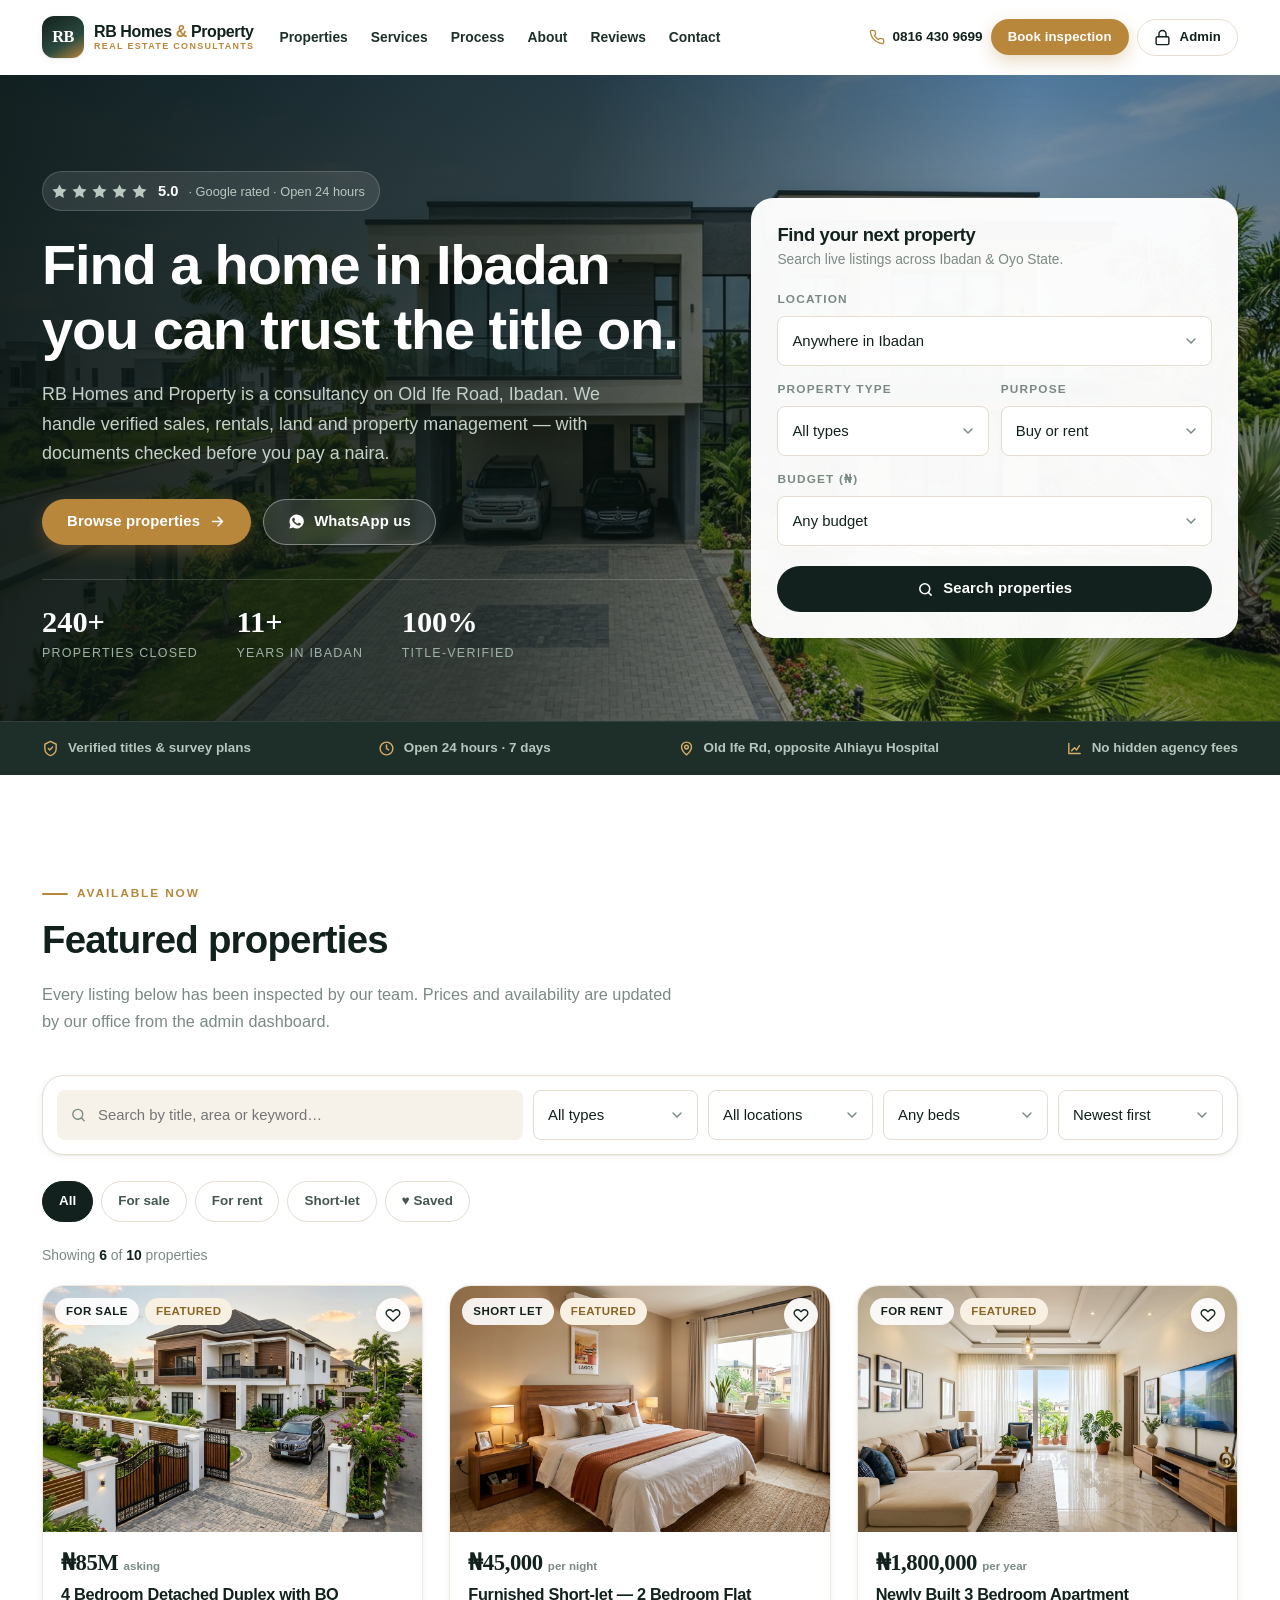
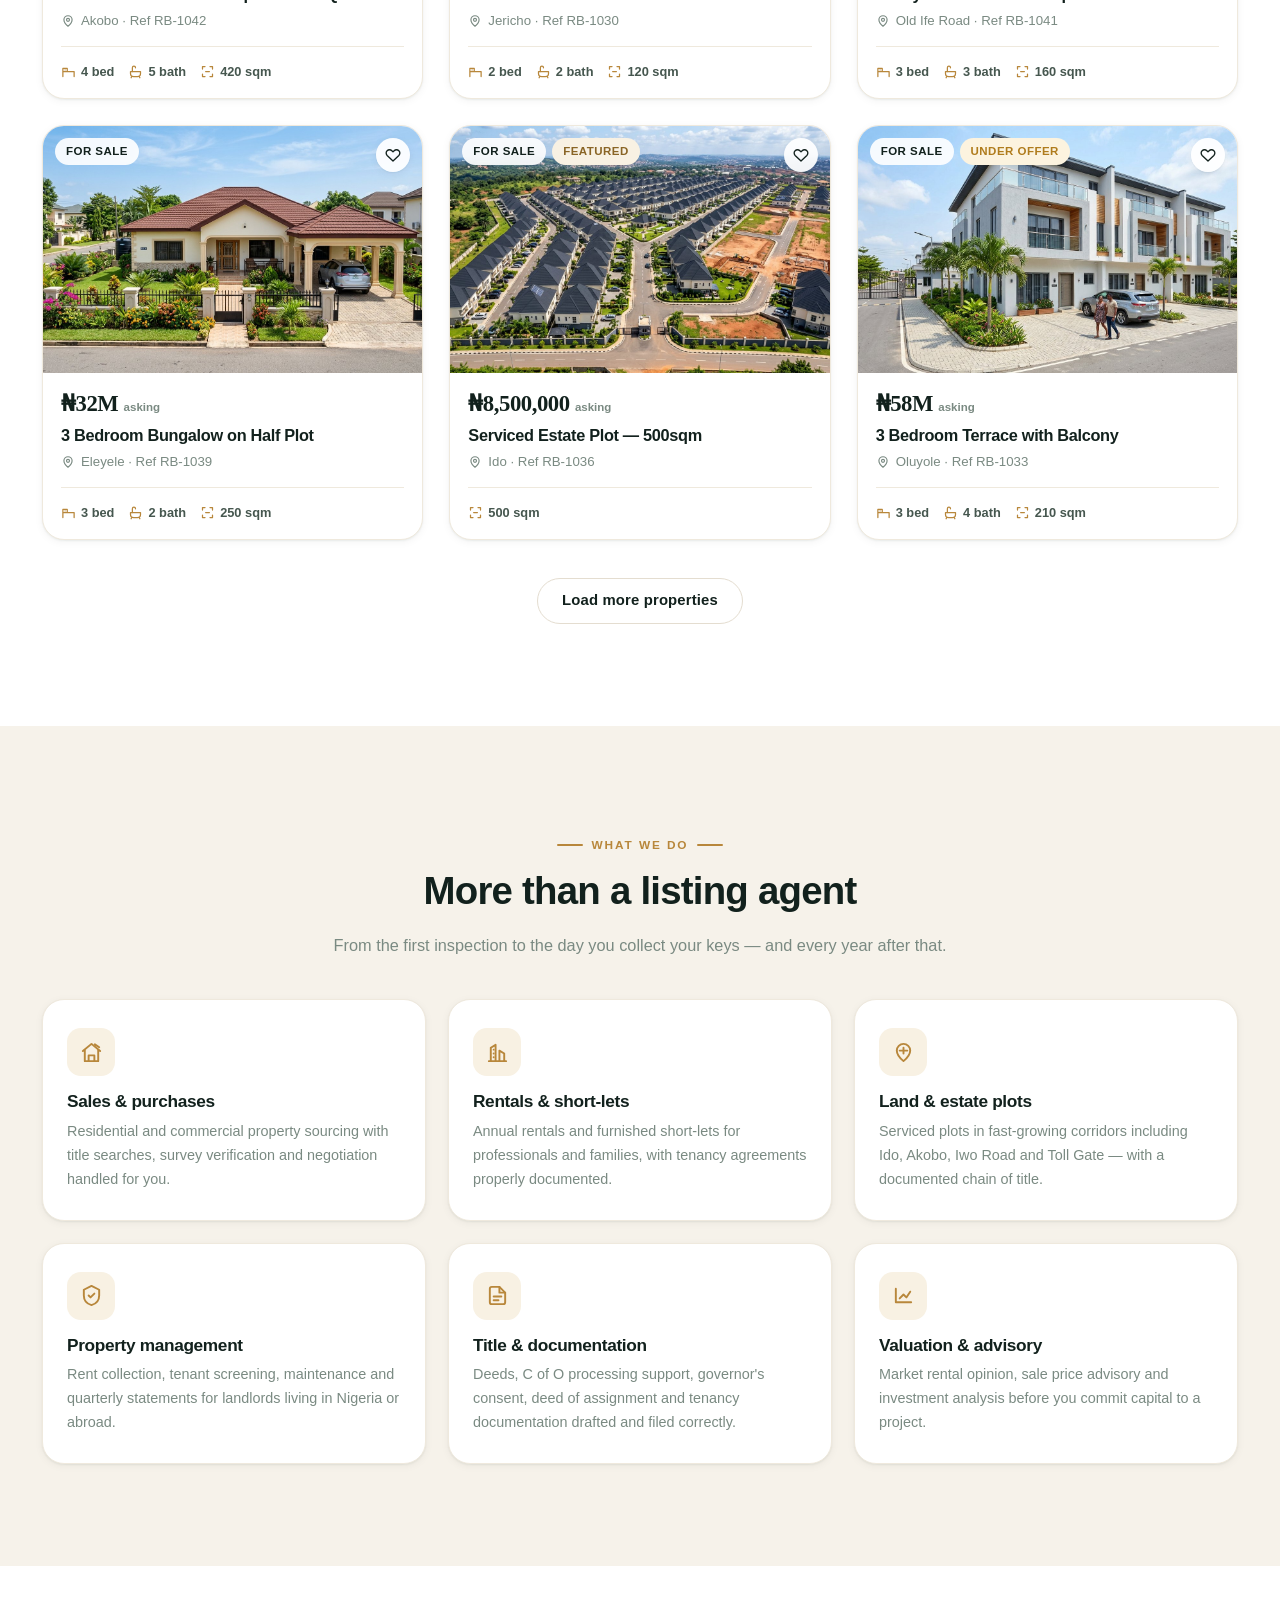
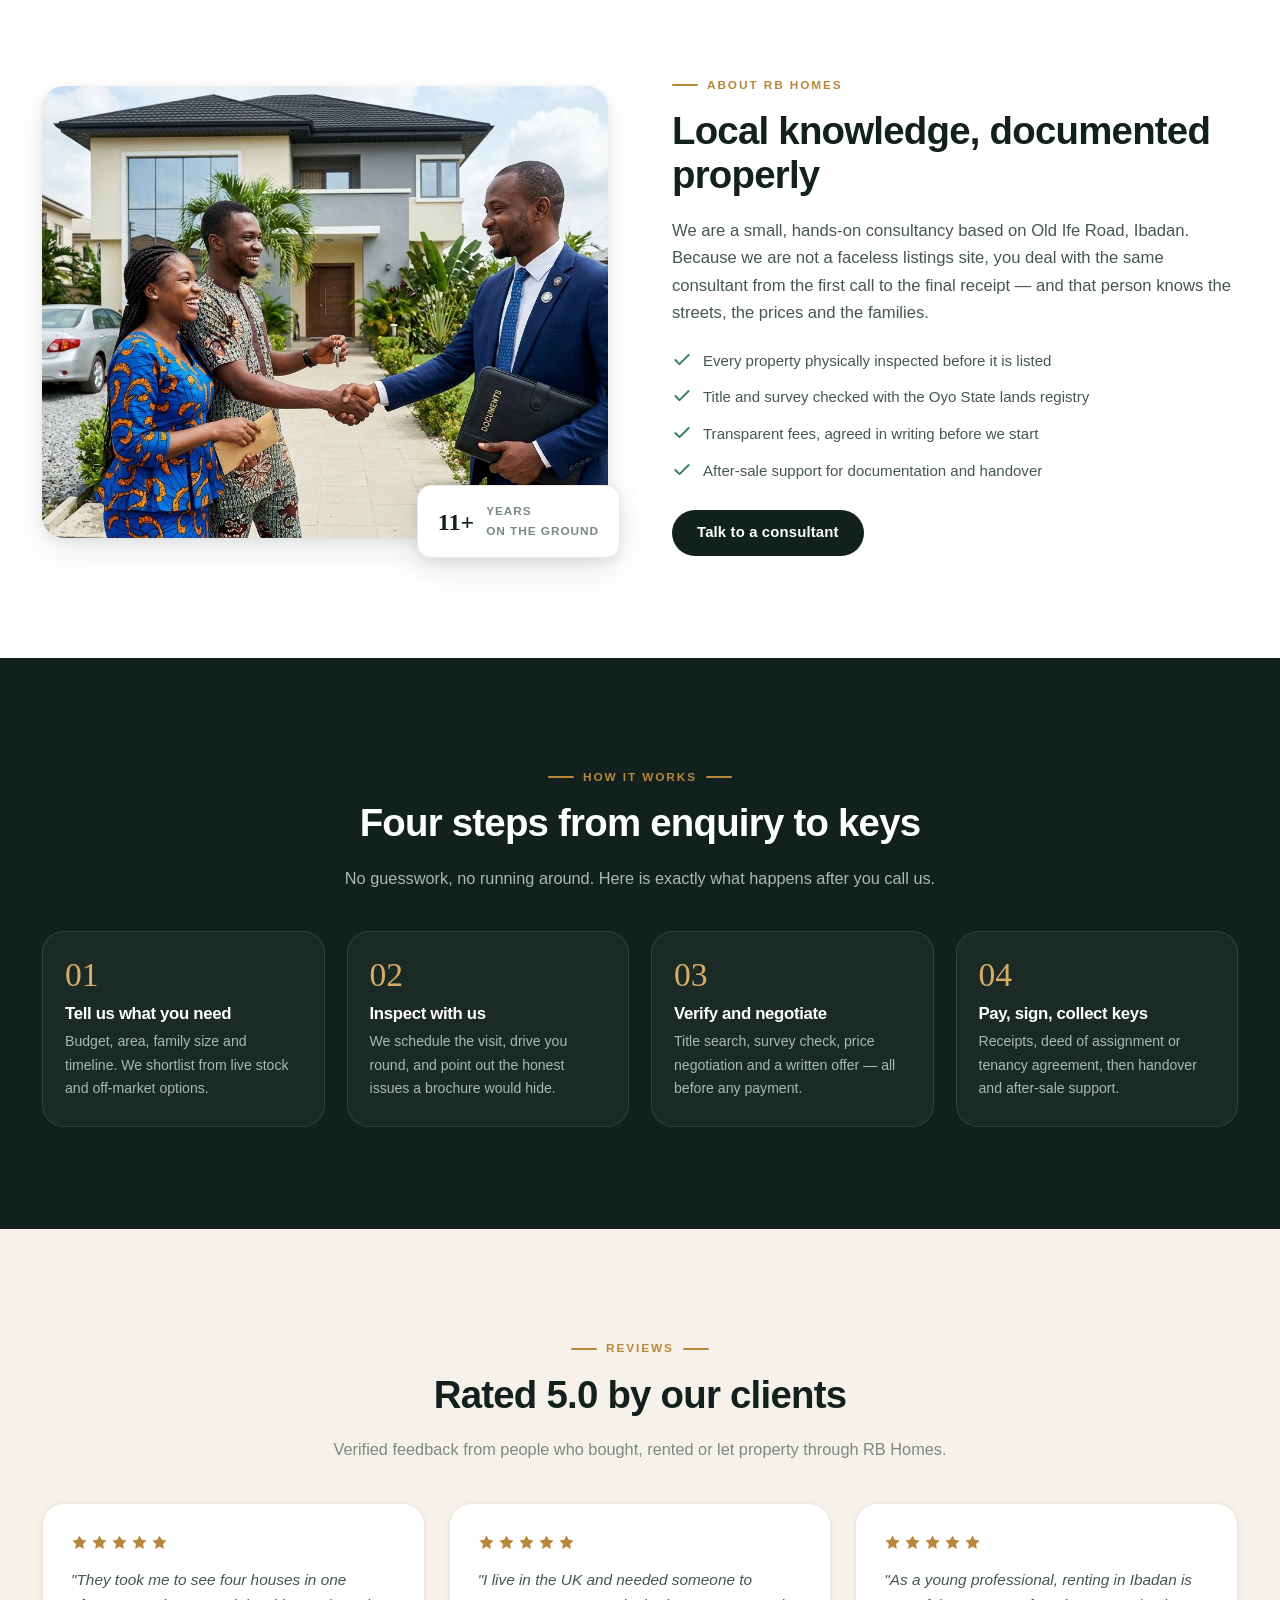
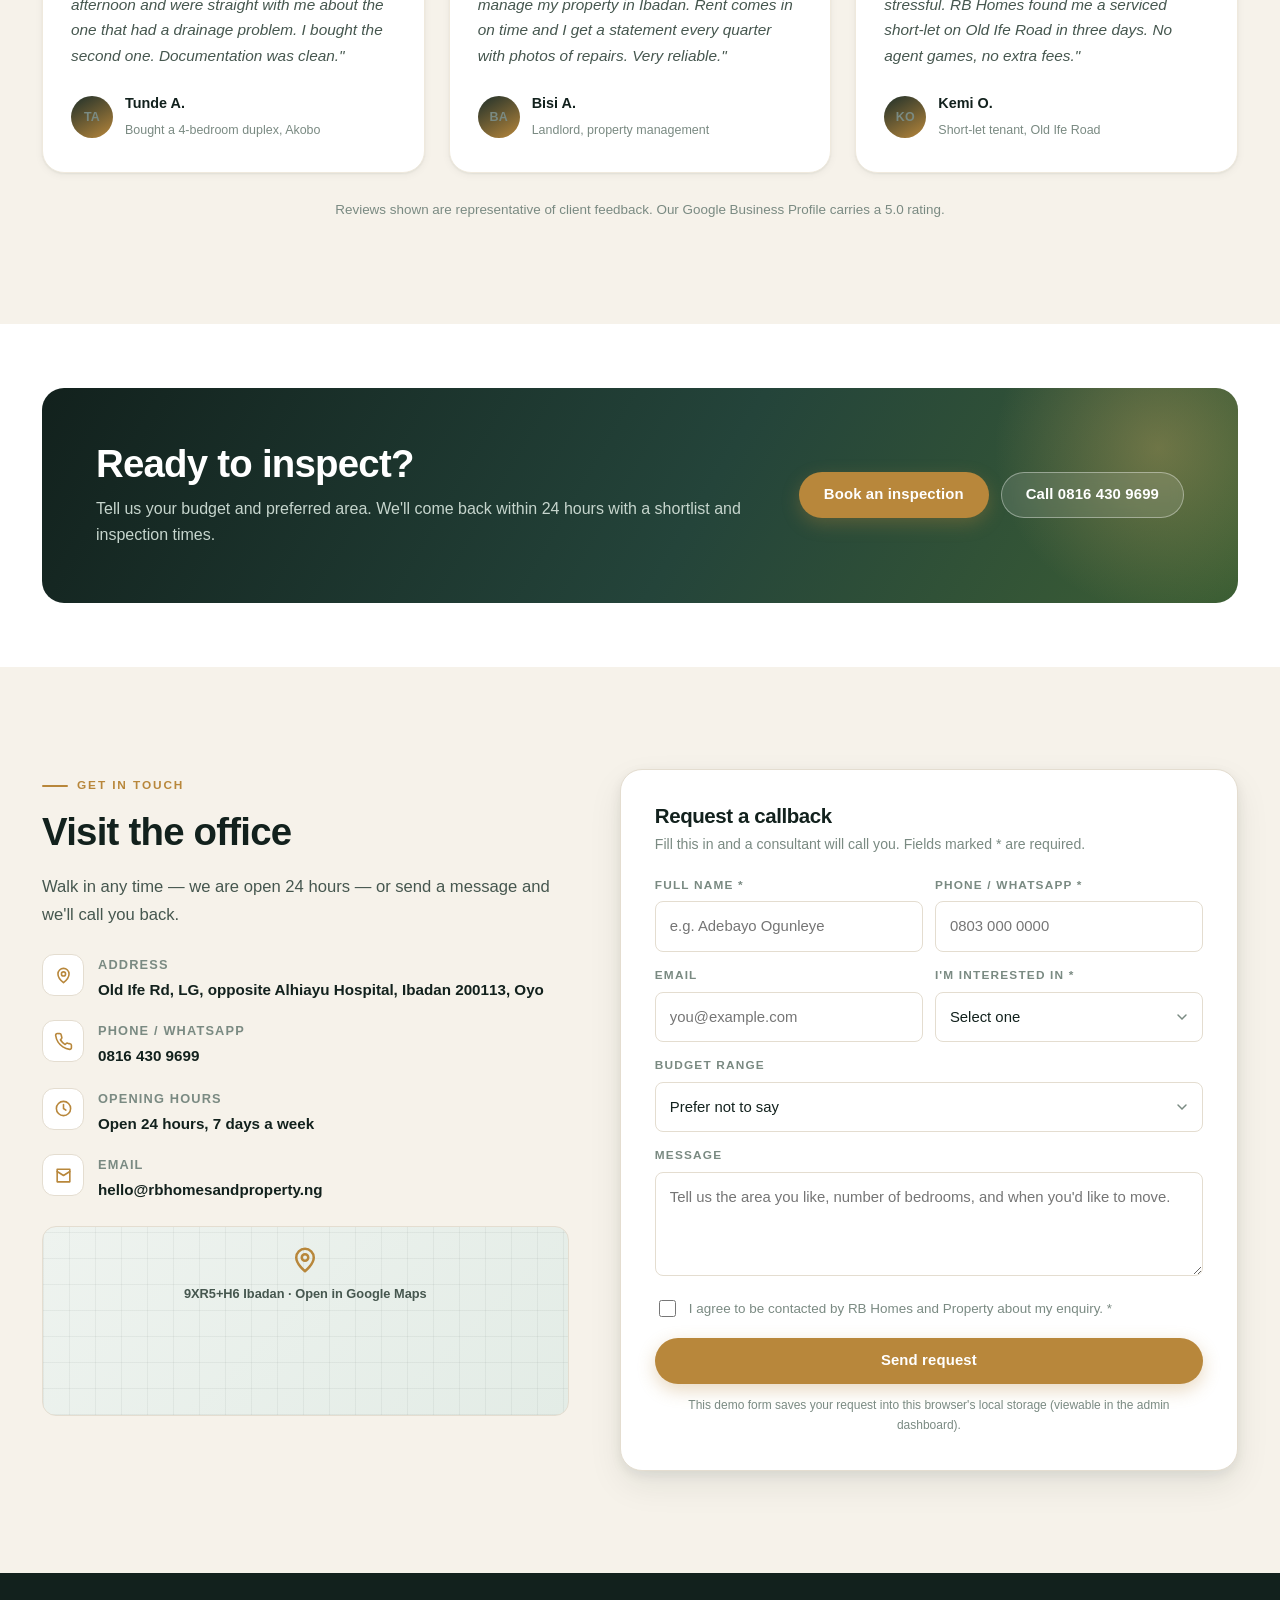
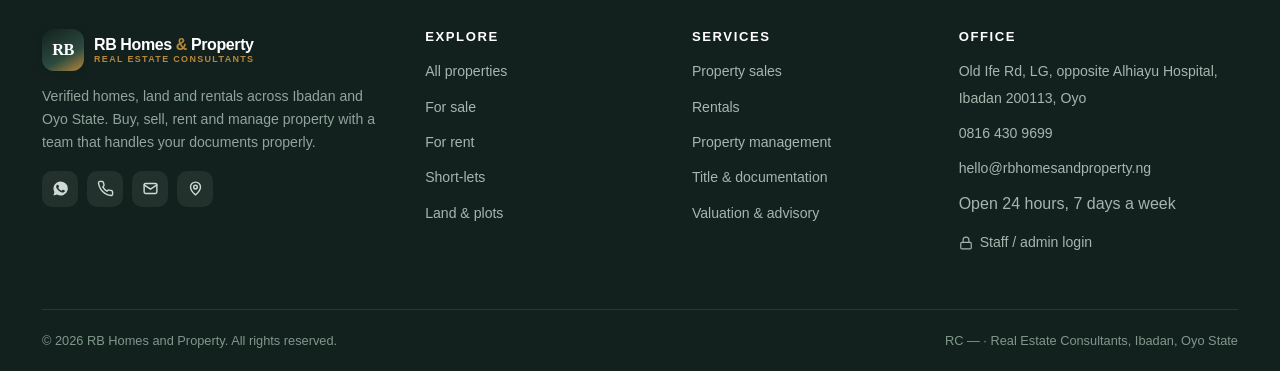
<file: index.html>
<!DOCTYPE html>
<html lang="en">
<head>
<meta charset="utf-8">
<meta name="viewport" content="width=device-width, initial-scale=1">
<title>RB Homes and Property — Real Estate Consultants in Ibadan, Oyo State</title>
<meta name="description" content="RB Homes and Property is a real estate consultancy on Old Ife Road, Ibadan. Buy, sell, rent and manage residential and commercial property across Oyo State. Inspection bookings, land verification and property management.">
<meta name="theme-color" content="#12211d">
<meta property="og:title" content="RB Homes and Property — Real Estate Consultants, Ibadan">
<meta property="og:description" content="Verified homes, land and short-lets across Ibadan and Oyo State. Book an inspection today.">
<meta property="og:type" content="website">
<link rel="icon" href="data:image/svg+xml,%3Csvg xmlns='http://www.w3.org/2000/svg' viewBox='0 0 64 64'%3E%3Crect width='64' height='64' rx='14' fill='%2312211d'/%3E%3Cpath d='M16 24l16-11 16 11v22a3 3 0 0 1-3 3H19a3 3 0 0 1-3-3z' fill='none' stroke='%23d8ad66' stroke-width='3.4' stroke-linejoin='round'/%3E%3Cpath d='M26 48V34h12v14' fill='none' stroke='%23d8ad66' stroke-width='3.4' stroke-linejoin='round'/%3E%3C/svg%3E">
<link rel="stylesheet" href="src/style.css">
</head>
<body>

<!-- ============================= HEADER ============================= -->
<header class="site-header" id="siteHeader">
  <div class="wrap">
    <nav class="nav" aria-label="Main">
      <a class="brand" href="#top" aria-label="RB Homes and Property — home">
        <span class="brand__mark" aria-hidden="true">RB</span>
        <span class="brand__text">
          <span class="brand__name">RB Homes <span style="color:var(--gold)">&amp;</span> Property</span>
          <span class="brand__sub">Real Estate Consultants</span>
        </span>
      </a>

      <div class="nav__links" id="navLinks">
        <a href="#listings">Properties</a>
        <a href="#services">Services</a>
        <a href="#process">Process</a>
        <a href="#about">About</a>
        <a href="#reviews">Reviews</a>
        <a href="#contact">Contact</a>
      </div>

      <div class="nav__cta">
        <a class="nav__phone" href="tel:08164309699">
          <svg viewBox="0 0 24 24" fill="none" stroke="currentColor" stroke-width="2" stroke-linecap="round" stroke-linejoin="round" aria-hidden="true"><path d="M22 16.9v3a2 2 0 0 1-2.2 2 19.8 19.8 0 0 1-8.6-3.1 19.5 19.5 0 0 1-6-6A19.8 19.8 0 0 1 2.1 4.2 2 2 0 0 1 4.1 2h3a2 2 0 0 1 2 1.7c.1 1 .4 1.9.7 2.8a2 2 0 0 1-.5 2.1L8.1 9.8a16 16 0 0 0 6 6l1.2-1.2a2 2 0 0 1 2.1-.4c.9.3 1.8.6 2.8.7a2 2 0 0 1 1.8 2z"/></svg>
          <span data-bind="phone">0816 430 9699</span>
        </a>
        <a class="btn btn--gold btn--sm" href="#contact">Book inspection</a>
        <a class="btn btn--ghost btn--sm" href="admin.html" title="Staff / admin login">
          <svg viewBox="0 0 24 24" fill="none" stroke="currentColor" stroke-width="2" stroke-linecap="round" stroke-linejoin="round" aria-hidden="true"><rect x="3" y="11" width="18" height="11" rx="2"/><path d="M7 11V7a5 5 0 0 1 10 0v4"/></svg>
          Admin
        </a>
        <button class="burger" id="burger" aria-expanded="false" aria-controls="drawer" aria-label="Open menu">
          <span></span><span></span><span></span>
        </button>
      </div>
    </nav>
  </div>

  <div class="drawer" id="drawer">
    <a href="#listings">Properties <span aria-hidden="true">→</span></a>
    <a href="#services">Services <span aria-hidden="true">→</span></a>
    <a href="#process">How it works <span aria-hidden="true">→</span></a>
    <a href="#about">About us <span aria-hidden="true">→</span></a>
    <a href="#reviews">Reviews <span aria-hidden="true">→</span></a>
    <a href="#contact">Contact <span aria-hidden="true">→</span></a>
    <a href="admin.html">Admin login <span aria-hidden="true">→</span></a>
    <a class="btn btn--gold btn--block" href="tel:08164309699">Call 0816 430 9699</a>
  </div>
</header>

<main id="top">

<!-- ============================= HERO ============================= -->
<section class="hero">
  <div class="hero__media">
    <img src="assets/img/hero.jpg" alt="Modern duplex listed by RB Homes and Property in Ibadan" fetchpriority="high">
  </div>
  <div class="hero__inner">
    <div class="wrap">
      <div class="hero__grid">
        <div>
          <div class="hero__rating">
            <span class="stars" aria-hidden="true">
              <svg viewBox="0 0 24 24"><path d="M12 2l3.09 6.26L22 9.27l-5 4.87 1.18 6.88L12 17.77l-6.18 3.25L7 14.14 2 9.27l6.91-1.01L12 2z"/></svg>
              <svg viewBox="0 0 24 24"><path d="M12 2l3.09 6.26L22 9.27l-5 4.87 1.18 6.88L12 17.77l-6.18 3.25L7 14.14 2 9.27l6.91-1.01L12 2z"/></svg>
              <svg viewBox="0 0 24 24"><path d="M12 2l3.09 6.26L22 9.27l-5 4.87 1.18 6.88L12 17.77l-6.18 3.25L7 14.14 2 9.27l6.91-1.01L12 2z"/></svg>
              <svg viewBox="0 0 24 24"><path d="M12 2l3.09 6.26L22 9.27l-5 4.87 1.18 6.88L12 17.77l-6.18 3.25L7 14.14 2 9.27l6.91-1.01L12 2z"/></svg>
              <svg viewBox="0 0 24 24"><path d="M12 2l3.09 6.26L22 9.27l-5 4.87 1.18 6.88L12 17.77l-6.18 3.25L7 14.14 2 9.27l6.91-1.01L12 2z"/></svg>
            </span>
            <b>5.0</b><span>· Google rated · Open 24 hours</span>
          </div>

          <h1 data-bind="heroHeadline">Find a home in Ibadan you can <em>trust</em> the title on.</h1>
          <p class="hero__lede" data-bind="heroSub">
            RB Homes and Property is a consultancy on Old Ife Road, Ibadan. We handle verified
            sales, rentals, land and property management — with documents checked before you pay a naira.
          </p>
          <div class="hero__actions">
            <a class="btn btn--gold" href="#listings">
              Browse properties
              <svg viewBox="0 0 24 24" fill="none" stroke="currentColor" stroke-width="2.2" stroke-linecap="round" stroke-linejoin="round"><path d="M5 12h14M13 6l6 6-6 6"/></svg>
            </a>
            <a class="btn btn--light" href="https://wa.me/2348164309699?text=Hello%20RB%20Homes%2C%20I%27d%20like%20to%20book%20an%20inspection." target="_blank" rel="noopener">
              <svg viewBox="0 0 24 24" fill="currentColor"><path d="M12 2a10 10 0 0 0-8.6 15L2 22l5.2-1.4A10 10 0 1 0 12 2zm5.6 14.2c-.2.7-1.4 1.3-2 1.4-.5.1-1.1.1-1.8-.1-.4-.1-1-.3-1.7-.6-3-1.3-4.9-4.3-5-4.5-.2-.2-1.2-1.6-1.2-3s.8-2.1 1-2.4c.3-.3.6-.4.8-.4h.6c.2 0 .4 0 .6.5l.9 2.1c.1.2.1.4 0 .6l-.4.5-.3.4c-.1.1-.3.3-.1.6.2.3.8 1.4 1.8 2.2 1.2 1.1 2.2 1.4 2.5 1.6.3.1.5.1.7-.1l1-1.1c.2-.3.5-.2.8-.1l2 1c.3.2.5.2.6.4.1.2.1.9-.1 1.5z"/></svg>
              WhatsApp us
            </a>
          </div>
          <div class="hero__stats">
            <div class="hero__stat"><b data-count="240">0</b><span>Properties closed</span></div>
            <div class="hero__stat"><b data-count="11">0</b><span>Years in Ibadan</span></div>
            <div class="hero__stat"><b data-count="100" data-suffix="%">0</b><span>Title-verified</span></div>
          </div>
        </div>

        <!-- Quick search -->
        <form class="searchcard" id="quickSearch" novalidate>
          <h3>Find your next property</h3>
          <p class="muted">Search live listings across Ibadan &amp; Oyo State.</p>
          <div class="field">
            <label for="qsLocation">Location</label>
            <select class="select" id="qsLocation">
              <option value="">Anywhere in Ibadan</option>
              <option>Bodija</option><option>Jericho</option><option>Akobo</option>
              <option>Iwo Road</option><option>Old Ife Road</option><option>Ring Road</option>
              <option>Oluyole</option><option>Alalubosa</option><option>Eleyele</option>
              <option>Toll Gate</option><option>Ido</option>
            </select>
          </div>
          <div class="field-row">
            <div class="field">
              <label for="qsType">Property type</label>
              <select class="select" id="qsType">
                <option value="">All types</option>
                <option>Duplex</option><option>Bungalow</option><option>Apartment</option>
                <option>Terrace</option><option>Land</option><option>Commercial</option>
              </select>
            </div>
            <div class="field">
              <label for="qsPurpose">Purpose</label>
              <select class="select" id="qsPurpose">
                <option value="">Buy or rent</option>
                <option value="sale">For sale</option>
                <option value="rent">For rent</option>
                <option value="shortlet">Short-let</option>
              </select>
            </div>
          </div>
          <div class="field">
            <label for="qsBudget">Budget (₦)</label>
            <select class="select" id="qsBudget">
              <option value="">Any budget</option>
              <option value="0-3000000">Under ₦3M</option>
              <option value="3000000-15000000">₦3M – ₦15M</option>
              <option value="15000000-60000000">₦15M – ₦60M</option>
              <option value="60000000-150000000">₦60M – ₦150M</option>
              <option value="150000000-999999999">₦150M and above</option>
            </select>
          </div>
          <button class="btn btn--ink btn--block" type="submit">
            <svg viewBox="0 0 24 24" fill="none" stroke="currentColor" stroke-width="2.2" stroke-linecap="round"><circle cx="11" cy="11" r="7"/><path d="M20 20l-3.5-3.5"/></svg>
            Search properties
          </button>
        </form>
      </div>
    </div>
  </div>

</section>

<section class="trustbar">
  <div class="wrap">
    <div class="trustbar__inner">
      <span class="trustbar__item"><svg viewBox="0 0 24 24" fill="none" stroke="currentColor" stroke-width="2" stroke-linecap="round" stroke-linejoin="round"><path d="M12 2l8 4v6c0 5-3.4 8.7-8 10-4.6-1.3-8-5-8-10V6z"/><path d="M9 12l2 2 4-4"/></svg> Verified titles &amp; survey plans</span>
      <span class="trustbar__item"><svg viewBox="0 0 24 24" fill="none" stroke="currentColor" stroke-width="2" stroke-linecap="round" stroke-linejoin="round"><circle cx="12" cy="12" r="9"/><path d="M12 7v5l3 2"/></svg> Open 24 hours · 7 days</span>
      <span class="trustbar__item"><svg viewBox="0 0 24 24" fill="none" stroke="currentColor" stroke-width="2" stroke-linecap="round" stroke-linejoin="round"><path d="M12 21s7-5.6 7-11a7 7 0 1 0-14 0c0 5.4 7 11 7 11z"/><circle cx="12" cy="10" r="2.6"/></svg> Old Ife Rd, opposite Alhiayu Hospital</span>
      <span class="trustbar__item"><svg viewBox="0 0 24 24" fill="none" stroke="currentColor" stroke-width="2" stroke-linecap="round" stroke-linejoin="round"><path d="M4 19V5m0 14h16"/><path d="M8 15l4-4 3 3 4-6"/></svg> No hidden agency fees</span>
    </div>
  </div>
</section>

<!-- ============================= LISTINGS ============================= -->
<section class="section" id="listings">
  <div class="wrap">
    <div class="section-head">
      <span class="eyebrow">Available now</span>
      <h2>Featured properties</h2>
      <p>Every listing below has been inspected by our team. Prices and availability are updated by our office from the admin dashboard.</p>
    </div>

    <div class="filters">
      <div class="filters__search">
        <svg viewBox="0 0 24 24" fill="none" stroke="currentColor" stroke-width="2" stroke-linecap="round" aria-hidden="true"><circle cx="11" cy="11" r="7"/><path d="M20 20l-3.5-3.5"/></svg>
        <input class="input" id="fSearch" type="search" placeholder="Search by title, area or keyword…" aria-label="Search properties">
      </div>
      <select class="select" id="fType" aria-label="Filter by type">
        <option value="">All types</option>
      </select>
      <select class="select" id="fLocation" aria-label="Filter by location">
        <option value="">All locations</option>
      </select>
      <select class="select" id="fBeds" aria-label="Filter by bedrooms">
        <option value="">Any beds</option>
        <option value="2">2+ beds</option>
        <option value="3">3+ beds</option>
        <option value="4">4+ beds</option>
        <option value="5">5+ beds</option>
      </select>
      <select class="select" id="fSort" aria-label="Sort results">
        <option value="new">Newest first</option>
        <option value="low">Price: low → high</option>
        <option value="high">Price: high → low</option>
        <option value="beds">Most bedrooms</option>
      </select>
    </div>

    <div class="chips" id="purposeChips" role="group" aria-label="Filter by purpose">
      <button class="chip is-on" data-purpose="">All</button>
      <button class="chip" data-purpose="sale">For sale</button>
      <button class="chip" data-purpose="rent">For rent</button>
      <button class="chip" data-purpose="shortlet">Short-let</button>
      <button class="chip" id="savedChip" data-saved="1">♥ Saved</button>
    </div>

    <div class="results-meta">
      <span id="resultsCount">Loading properties…</span>
      <button class="btn btn--ghost btn--xs hidden" id="clearFilters">Clear filters</button>
    </div>

    <div class="cards" id="propertyGrid"></div>
    <div class="loadmore" id="loadMoreWrap">
      <button class="btn btn--ghost" id="loadMore">Load more properties</button>
    </div>
  </div>
</section>

<!-- ============================= SERVICES ============================= -->
<section class="section section--cream" id="services">
  <div class="wrap">
    <div class="section-head section-head--center">
      <span class="eyebrow eyebrow--center">What we do</span>
      <h2>More than a listing agent</h2>
      <p>From the first inspection to the day you collect your keys — and every year after that.</p>
    </div>
    <div class="props">
      <article class="prop reveal">
        <div class="prop__icon"><svg viewBox="0 0 24 24" fill="none" stroke="currentColor" stroke-width="2" stroke-linecap="round" stroke-linejoin="round"><path d="M3 10.5L12 3l9 7.5"/><path d="M5 9.5V21h14V9.5"/><path d="M9 21v-6h6v6"/><path d="M15.5 3.5l4.5 3"/></svg></div>
        <h3>Sales &amp; purchases</h3>
        <p>Residential and commercial property sourcing with title searches, survey verification and negotiation handled for you.</p>
      </article>
      <article class="prop reveal">
        <div class="prop__icon"><svg viewBox="0 0 24 24" fill="none" stroke="currentColor" stroke-width="2" stroke-linecap="round" stroke-linejoin="round"><path d="M3 21h18"/><path d="M5 21V7l5-3v17"/><path d="M14 21V10l5 3v8"/><path d="M8 9h.01M8 13h.01M8 17h.01"/></svg></div>
        <h3>Rentals &amp; short-lets</h3>
        <p>Annual rentals and furnished short-lets for professionals and families, with tenancy agreements properly documented.</p>
      </article>
      <article class="prop reveal">
        <div class="prop__icon"><svg viewBox="0 0 24 24" fill="none" stroke="currentColor" stroke-width="2" stroke-linecap="round" stroke-linejoin="round"><path d="M12 21s7-5.6 7-11a7 7 0 1 0-14 0c0 5.4 7 11 7 11z"/><path d="M8 10h8M12 7v6"/></svg></div>
        <h3>Land &amp; estate plots</h3>
        <p>Serviced plots in fast-growing corridors including Ido, Akobo, Iwo Road and Toll Gate — with a documented chain of title.</p>
      </article>
      <article class="prop reveal">
        <div class="prop__icon"><svg viewBox="0 0 24 24" fill="none" stroke="currentColor" stroke-width="2" stroke-linecap="round" stroke-linejoin="round"><path d="M12 2l8 4v6c0 5-3.4 8.7-8 10-4.6-1.3-8-5-8-10V6z"/><path d="M9 12l2 2 4-4"/></svg></div>
        <h3>Property management</h3>
        <p>Rent collection, tenant screening, maintenance and quarterly statements for landlords living in Nigeria or abroad.</p>
      </article>
      <article class="prop reveal">
        <div class="prop__icon"><svg viewBox="0 0 24 24" fill="none" stroke="currentColor" stroke-width="2" stroke-linecap="round" stroke-linejoin="round"><path d="M14 3H6a2 2 0 0 0-2 2v14a2 2 0 0 0 2 2h12a2 2 0 0 0 2-2V9z"/><path d="M14 3v6h6"/><path d="M8 13h8M8 17h5"/></svg></div>
        <h3>Title &amp; documentation</h3>
        <p>Deeds, C of O processing support, governor's consent, deed of assignment and tenancy documentation drafted and filed correctly.</p>
      </article>
      <article class="prop reveal">
        <div class="prop__icon"><svg viewBox="0 0 24 24" fill="none" stroke="currentColor" stroke-width="2" stroke-linecap="round" stroke-linejoin="round"><path d="M4 19V5m0 14h16"/><path d="M8 15l4-4 3 3 4-6"/></svg></div>
        <h3>Valuation &amp; advisory</h3>
        <p>Market rental opinion, sale price advisory and investment analysis before you commit capital to a project.</p>
      </article>
    </div>
  </div>
</section>

<!-- ============================= ABOUT ============================= -->
<section class="section" id="about">
  <div class="wrap">
    <div class="split">
      <div class="split__media reveal">
        <img src="assets/img/about.jpg" alt="RB Homes consultant handing house keys to a couple">
        <div class="split__badge">
          <b>11+</b><span>Years<br>on the ground</span>
        </div>
      </div>
      <div class="reveal">
        <span class="eyebrow">About RB Homes</span>
        <h2>Local knowledge, documented properly</h2>
        <p class="lead">
          We are a small, hands-on consultancy based on Old Ife Road, Ibadan. Because we are not
          a faceless listings site, you deal with the same consultant from the first call to the
          final receipt — and that person knows the streets, the prices and the families.
        </p>
        <ul class="checks">
          <li><svg viewBox="0 0 24 24" fill="none" stroke="currentColor" stroke-width="2.2" stroke-linecap="round" stroke-linejoin="round"><path d="M20 6L9 17l-5-5"/></svg> Every property physically inspected before it is listed</li>
          <li><svg viewBox="0 0 24 24" fill="none" stroke="currentColor" stroke-width="2.2" stroke-linecap="round" stroke-linejoin="round"><path d="M20 6L9 17l-5-5"/></svg> Title and survey checked with the Oyo State lands registry</li>
          <li><svg viewBox="0 0 24 24" fill="none" stroke="currentColor" stroke-width="2.2" stroke-linecap="round" stroke-linejoin="round"><path d="M20 6L9 17l-5-5"/></svg> Transparent fees, agreed in writing before we start</li>
          <li><svg viewBox="0 0 24 24" fill="none" stroke="currentColor" stroke-width="2.2" stroke-linecap="round" stroke-linejoin="round"><path d="M20 6L9 17l-5-5"/></svg> After-sale support for documentation and handover</li>
        </ul>
        <a class="btn btn--ink" href="#contact">Talk to a consultant</a>
      </div>
    </div>
  </div>
</section>

<!-- ============================= PROCESS ============================= -->
<section class="section section--ink" id="process">
  <div class="wrap">
    <div class="section-head section-head--center" style="max-width:620px">
      <span class="eyebrow eyebrow--center">How it works</span>
      <h2>Four steps from enquiry to keys</h2>
      <p style="color:#a9bab2">No guesswork, no running around. Here is exactly what happens after you call us.</p>
    </div>
    <div class="steps">
      <article class="step"><span class="step__num">01</span><h3>Tell us what you need</h3><p>Budget, area, family size and timeline. We shortlist from live stock and off-market options.</p></article>
      <article class="step"><span class="step__num">02</span><h3>Inspect with us</h3><p>We schedule the visit, drive you round, and point out the honest issues a brochure would hide.</p></article>
      <article class="step"><span class="step__num">03</span><h3>Verify and negotiate</h3><p>Title search, survey check, price negotiation and a written offer — all before any payment.</p></article>
      <article class="step"><span class="step__num">04</span><h3>Pay, sign, collect keys</h3><p>Receipts, deed of assignment or tenancy agreement, then handover and after-sale support.</p></article>
    </div>
  </div>
</section>

<!-- ============================= REVIEWS ============================= -->
<section class="section section--cream" id="reviews">
  <div class="wrap">
    <div class="section-head section-head--center">
      <span class="eyebrow eyebrow--center">Reviews</span>
      <h2>Rated 5.0 by our clients</h2>
      <p>Verified feedback from people who bought, rented or let property through RB Homes.</p>
    </div>
    <div class="grid" style="grid-template-columns:repeat(auto-fit,minmax(280px,1fr))">
      <article class="quote reveal">
        <span class="stars" aria-label="5 out of 5">
          <svg viewBox="0 0 24 24"><path d="M12 2l3.09 6.26L22 9.27l-5 4.87 1.18 6.88L12 17.77l-6.18 3.25L7 14.14 2 9.27l6.91-1.01L12 2z"/></svg>
          <svg viewBox="0 0 24 24"><path d="M12 2l3.09 6.26L22 9.27l-5 4.87 1.18 6.88L12 17.77l-6.18 3.25L7 14.14 2 9.27l6.91-1.01L12 2z"/></svg>
          <svg viewBox="0 0 24 24"><path d="M12 2l3.09 6.26L22 9.27l-5 4.87 1.18 6.88L12 17.77l-6.18 3.25L7 14.14 2 9.27l6.91-1.01L12 2z"/></svg>
          <svg viewBox="0 0 24 24"><path d="M12 2l3.09 6.26L22 9.27l-5 4.87 1.18 6.88L12 17.77l-6.18 3.25L7 14.14 2 9.27l6.91-1.01L12 2z"/></svg>
          <svg viewBox="0 0 24 24"><path d="M12 2l3.09 6.26L22 9.27l-5 4.87 1.18 6.88L12 17.77l-6.18 3.25L7 14.14 2 9.27l6.91-1.01L12 2z"/></svg>
        </span>
        <p>"They took me to see four houses in one afternoon and were straight with me about the one that had a drainage problem. I bought the second one. Documentation was clean."</p>
        <div class="quote__who"><span class="avatar">TA</span><div><b>Tunde A.</b><span>Bought a 4-bedroom duplex, Akobo</span></div></div>
      </article>
      <article class="quote reveal">
        <span class="stars" aria-label="5 out of 5">
          <svg viewBox="0 0 24 24"><path d="M12 2l3.09 6.26L22 9.27l-5 4.87 1.18 6.88L12 17.77l-6.18 3.25L7 14.14 2 9.27l6.91-1.01L12 2z"/></svg>
          <svg viewBox="0 0 24 24"><path d="M12 2l3.09 6.26L22 9.27l-5 4.87 1.18 6.88L12 17.77l-6.18 3.25L7 14.14 2 9.27l6.91-1.01L12 2z"/></svg>
          <svg viewBox="0 0 24 24"><path d="M12 2l3.09 6.26L22 9.27l-5 4.87 1.18 6.88L12 17.77l-6.18 3.25L7 14.14 2 9.27l6.91-1.01L12 2z"/></svg>
          <svg viewBox="0 0 24 24"><path d="M12 2l3.09 6.26L22 9.27l-5 4.87 1.18 6.88L12 17.77l-6.18 3.25L7 14.14 2 9.27l6.91-1.01L12 2z"/></svg>
          <svg viewBox="0 0 24 24"><path d="M12 2l3.09 6.26L22 9.27l-5 4.87 1.18 6.88L12 17.77l-6.18 3.25L7 14.14 2 9.27l6.91-1.01L12 2z"/></svg>
        </span>
        <p>"I live in the UK and needed someone to manage my property in Ibadan. Rent comes in on time and I get a statement every quarter with photos of repairs. Very reliable."</p>
        <div class="quote__who"><span class="avatar">BA</span><div><b>Bisi A.</b><span>Landlord, property management</span></div></div>
      </article>
      <article class="quote reveal">
        <span class="stars" aria-label="5 out of 5">
          <svg viewBox="0 0 24 24"><path d="M12 2l3.09 6.26L22 9.27l-5 4.87 1.18 6.88L12 17.77l-6.18 3.25L7 14.14 2 9.27l6.91-1.01L12 2z"/></svg>
          <svg viewBox="0 0 24 24"><path d="M12 2l3.09 6.26L22 9.27l-5 4.87 1.18 6.88L12 17.77l-6.18 3.25L7 14.14 2 9.27l6.91-1.01L12 2z"/></svg>
          <svg viewBox="0 0 24 24"><path d="M12 2l3.09 6.26L22 9.27l-5 4.87 1.18 6.88L12 17.77l-6.18 3.25L7 14.14 2 9.27l6.91-1.01L12 2z"/></svg>
          <svg viewBox="0 0 24 24"><path d="M12 2l3.09 6.26L22 9.27l-5 4.87 1.18 6.88L12 17.77l-6.18 3.25L7 14.14 2 9.27l6.91-1.01L12 2z"/></svg>
          <svg viewBox="0 0 24 24"><path d="M12 2l3.09 6.26L22 9.27l-5 4.87 1.18 6.88L12 17.77l-6.18 3.25L7 14.14 2 9.27l6.91-1.01L12 2z"/></svg>
        </span>
        <p>"As a young professional, renting in Ibadan is stressful. RB Homes found me a serviced short-let on Old Ife Road in three days. No agent games, no extra fees."</p>
        <div class="quote__who"><span class="avatar">KO</span><div><b>Kemi O.</b><span>Short-let tenant, Old Ife Road</span></div></div>
      </article>
    </div>
    <p style="text-align:center;color:var(--muted);font-size:.84rem;margin:26px 0 0">
      Reviews shown are representative of client feedback. Our Google Business Profile carries a 5.0 rating.
    </p>
  </div>
</section>

<!-- ============================= CTA ============================= -->
<section class="section--tight">
  <div class="wrap">
    <div class="ctaband reveal">
      <div>
        <h2>Ready to inspect?</h2>
        <p>Tell us your budget and preferred area. We'll come back within 24 hours with a shortlist and inspection times.</p>
      </div>
      <div class="ctaband__actions">
        <a class="btn btn--gold" href="#contact">Book an inspection</a>
        <a class="btn btn--light" href="tel:08164309699">Call 0816 430 9699</a>
      </div>
    </div>
  </div>
</section>

<!-- ============================= CONTACT ============================= -->
<section class="section section--cream" id="contact">
  <div class="wrap">
    <div class="contact-grid">
      <div>
        <span class="eyebrow">Get in touch</span>
        <h2>Visit the office</h2>
        <p class="lead">Walk in any time — we are open 24 hours — or send a message and we'll call you back.</p>

        <div class="info-list">
          <div class="info-item">
            <span class="info-item__icon"><svg viewBox="0 0 24 24" fill="none" stroke="currentColor" stroke-width="2" stroke-linecap="round" stroke-linejoin="round"><path d="M12 21s7-5.6 7-11a7 7 0 1 0-14 0c0 5.4 7 11 7 11z"/><circle cx="12" cy="10" r="2.6"/></svg></span>
            <div><b>Address</b><p data-bind="address">Old Ife Rd, LG, opposite Alhiayu Hospital,<br>Ibadan 200113, Oyo State</p></div>
          </div>
          <div class="info-item">
            <span class="info-item__icon"><svg viewBox="0 0 24 24" fill="none" stroke="currentColor" stroke-width="2" stroke-linecap="round" stroke-linejoin="round"><path d="M22 16.9v3a2 2 0 0 1-2.2 2 19.8 19.8 0 0 1-8.6-3.1 19.5 19.5 0 0 1-6-6A19.8 19.8 0 0 1 2.1 4.2 2 2 0 0 1 4.1 2h3a2 2 0 0 1 2 1.7c.1 1 .4 1.9.7 2.8a2 2 0 0 1-.5 2.1L8.1 9.8a16 16 0 0 0 6 6l1.2-1.2a2 2 0 0 1 2.1-.4c.9.3 1.8.6 2.8.7a2 2 0 0 1 1.8 2z"/></svg></span>
            <div><b>Phone / WhatsApp</b><a href="tel:08164309699" data-bind="phoneLink">0816 430 9699</a></div>
          </div>
          <div class="info-item">
            <span class="info-item__icon"><svg viewBox="0 0 24 24" fill="none" stroke="currentColor" stroke-width="2" stroke-linecap="round" stroke-linejoin="round"><circle cx="12" cy="12" r="9"/><path d="M12 7v5l3 2"/></svg></span>
            <div><b>Opening hours</b><p data-bind="hours">Open 24 hours, 7 days a week</p></div>
          </div>
          <div class="info-item">
            <span class="info-item__icon"><svg viewBox="0 0 24 24" fill="none" stroke="currentColor" stroke-width="2" stroke-linecap="round" stroke-linejoin="round"><path d="M4 4h16v16H4z"/><path d="M4 7l8 5 8-5"/></svg></span>
            <div><b>Email</b><a href="mailto:hello@rbhomesandproperty.ng" data-bind="emailLink">hello@rbhomesandproperty.ng</a></div>
          </div>
        </div>

        <a class="mapbox" href="https://www.google.com/maps/search/?api=1&query=9XR5%2BH6+Ibadan+Old+Ife+Road" target="_blank" rel="noopener" style="display:block">
          <span class="mapbox__pin">
            <svg viewBox="0 0 24 24" fill="none" stroke="currentColor" stroke-width="2" stroke-linecap="round" stroke-linejoin="round"><path d="M12 21s7-5.6 7-11a7 7 0 1 0-14 0c0 5.4 7 11 7 11z"/><circle cx="12" cy="10" r="2.6"/></svg>
            <span>9XR5+H6 Ibadan · Open in Google Maps</span>
          </span>
        </a>
      </div>

      <div class="formcard">
        <h3>Request a callback</h3>
        <p class="muted">Fill this in and a consultant will call you. Fields marked * are required.</p>
        <form id="enquiryForm" novalidate>
          <div class="field-row">
            <div class="field">
              <label for="eqName">Full name *</label>
              <input class="input" id="eqName" name="name" type="text" autocomplete="name" placeholder="e.g. Adebayo Ogunleye">
              <span class="field__err">Please enter your name.</span>
            </div>
            <div class="field">
              <label for="eqPhone">Phone / WhatsApp *</label>
              <input class="input" id="eqPhone" name="phone" type="tel" inputmode="tel" autocomplete="tel" placeholder="0803 000 0000">
              <span class="field__err">Enter a valid Nigerian phone number.</span>
            </div>
          </div>
          <div class="field-row">
            <div class="field">
              <label for="eqEmail">Email</label>
              <input class="input" id="eqEmail" name="email" type="email" autocomplete="email" placeholder="you@example.com">
              <span class="field__err">That email doesn't look right.</span>
            </div>
            <div class="field">
              <label for="eqInterest">I'm interested in *</label>
              <select class="select" id="eqInterest" name="interest">
                <option value="">Select one</option>
                <option>Buying a property</option>
                <option>Renting a property</option>
                <option>Short-let booking</option>
                <option>Land / estate plot</option>
                <option>Selling my property</option>
                <option>Property management</option>
                <option>Documentation / title help</option>
              </select>
              <span class="field__err">Please choose an option.</span>
            </div>
          </div>
          <div class="field">
            <label for="eqBudget">Budget range</label>
            <select class="select" id="eqBudget" name="budget">
              <option value="">Prefer not to say</option>
              <option>Under ₦3M</option>
              <option>₦3M – ₦15M</option>
              <option>₦15M – ₦60M</option>
              <option>₦60M – ₦150M</option>
              <option>₦150M and above</option>
            </select>
          </div>
          <div class="field">
            <label for="eqMessage">Message</label>
            <textarea class="textarea" id="eqMessage" name="message" placeholder="Tell us the area you like, number of bedrooms, and when you'd like to move."></textarea>
          </div>
          <label class="consent">
            <input type="checkbox" id="eqConsent" name="consent">
            <span>I agree to be contacted by RB Homes and Property about my enquiry. *</span>
          </label>
          <button class="btn btn--gold btn--block" type="submit" id="eqSubmit">Send request</button>
          <p style="font-size:.75rem;color:var(--muted);text-align:center;margin:12px 0 0">
            This demo form saves your request into this browser's local storage (viewable in the admin dashboard).
          </p>
        </form>
      </div>
    </div>
  </div>
</section>

</main>

<!-- ============================= FOOTER ============================= -->
<footer class="site-footer">
  <div class="wrap">
    <div class="footer-grid">
      <div>
        <a class="brand" href="#top" style="margin-bottom:14px">
          <span class="brand__mark" aria-hidden="true">RB</span>
          <span class="brand__text">
            <span class="brand__name">RB Homes <span style="color:var(--gold)">&amp;</span> Property</span>
            <span class="brand__sub">Real Estate Consultants</span>
          </span>
        </a>
        <p>Verified homes, land and rentals across Ibadan and Oyo State. Buy, sell, rent and manage property with a team that handles your documents properly.</p>
        <div class="socials">
          <a href="https://wa.me/2348164309699" target="_blank" rel="noopener" aria-label="WhatsApp"><svg viewBox="0 0 24 24" fill="currentColor"><path d="M12 2a10 10 0 0 0-8.6 15L2 22l5.2-1.4A10 10 0 1 0 12 2zm5.6 14.2c-.2.7-1.4 1.3-2 1.4-.5.1-1.1.1-1.8-.1-.4-.1-1-.3-1.7-.6-3-1.3-4.9-4.3-5-4.5-.2-.2-1.2-1.6-1.2-3s.8-2.1 1-2.4c.3-.3.6-.4.8-.4h.6c.2 0 .4 0 .6.5l.9 2.1c.1.2.1.4 0 .6l-.4.5-.3.4c-.1.1-.3.3-.1.6.2.3.8 1.4 1.8 2.2 1.2 1.1 2.2 1.4 2.5 1.6.3.1.5.1.7-.1l1-1.1c.2-.3.5-.2.8-.1l2 1c.3.2.5.2.6.4.1.2.1.9-.1 1.5z"/></svg></a>
          <a href="tel:08164309699" aria-label="Phone"><svg viewBox="0 0 24 24" fill="none" stroke="currentColor" stroke-width="2" stroke-linecap="round" stroke-linejoin="round"><path d="M22 16.9v3a2 2 0 0 1-2.2 2 19.8 19.8 0 0 1-8.6-3.1 19.5 19.5 0 0 1-6-6A19.8 19.8 0 0 1 2.1 4.2 2 2 0 0 1 4.1 2h3a2 2 0 0 1 2 1.7c.1 1 .4 1.9.7 2.8a2 2 0 0 1-.5 2.1L8.1 9.8a16 16 0 0 0 6 6l1.2-1.2a2 2 0 0 1 2.1-.4c.9.3 1.8.6 2.8.7a2 2 0 0 1 1.8 2z"/></svg></a>
          <a href="mailto:hello@rbhomesandproperty.ng" aria-label="Email"><svg viewBox="0 0 24 24" fill="none" stroke="currentColor" stroke-width="2" stroke-linecap="round" stroke-linejoin="round"><rect x="3" y="5" width="18" height="14" rx="2"/><path d="M3 7l9 6 9-6"/></svg></a>
          <a href="https://www.google.com/maps/search/?api=1&query=9XR5%2BH6+Ibadan" target="_blank" rel="noopener" aria-label="Google Maps"><svg viewBox="0 0 24 24" fill="none" stroke="currentColor" stroke-width="2" stroke-linecap="round" stroke-linejoin="round"><path d="M12 21s7-5.6 7-11a7 7 0 1 0-14 0c0 5.4 7 11 7 11z"/><circle cx="12" cy="10" r="2.6"/></svg></a>
        </div>
      </div>
      <div class="fcol">
        <h4>Explore</h4>
        <ul>
          <li><a href="#listings">All properties</a></li>
          <li><a href="#listings" data-quick="sale">For sale</a></li>
          <li><a href="#listings" data-quick="rent">For rent</a></li>
          <li><a href="#listings" data-quick="shortlet">Short-lets</a></li>
          <li><a href="#listings" data-quick="land">Land &amp; plots</a></li>
        </ul>
      </div>
      <div class="fcol">
        <h4>Services</h4>
        <ul>
          <li><a href="#services">Property sales</a></li>
          <li><a href="#services">Rentals</a></li>
          <li><a href="#services">Property management</a></li>
          <li><a href="#services">Title &amp; documentation</a></li>
          <li><a href="#services">Valuation &amp; advisory</a></li>
        </ul>
      </div>
      <div class="fcol">
        <h4>Office</h4>
        <ul>
          <li><a href="https://www.google.com/maps/search/?api=1&query=9XR5%2BH6+Ibadan" target="_blank" rel="noopener" data-bind="address">Old Ife Rd, opposite Alhiayu Hospital, Ibadan 200113, Oyo</a></li>
          <li><a href="tel:08164309699" data-bind="phoneLink">0816 430 9699</a></li>
          <li><a href="mailto:hello@rbhomesandproperty.ng" data-bind="emailLink">hello@rbhomesandproperty.ng</a></li>
          <li data-bind="hours">Open 24 hours, 7 days</li>
          <li style="margin-top:14px"><a href="admin.html" style="display:inline-flex;gap:7px;align-items:center"><svg viewBox="0 0 24 24" width="14" height="14" fill="none" stroke="currentColor" stroke-width="2" stroke-linecap="round" stroke-linejoin="round"><rect x="3" y="11" width="18" height="11" rx="2"/><path d="M7 11V7a5 5 0 0 1 10 0v4"/></svg> Staff / admin login</a></li>
        </ul>
      </div>
    </div>
    <div class="footer-bottom">
      <span>© <span id="year">2026</span> RB Homes and Property. All rights reserved.</span>
      <span>RC — · Real Estate Consultants, Ibadan, Oyo State</span>
    </div>
  </div>
</footer>

<!-- ============================= PROPERTY MODAL ============================= -->
<div class="modal" id="propertyModal" role="dialog" aria-modal="true" aria-label="Property details">
  <div class="modal__veil" data-close></div>
  <div class="modal__panel" id="propertyPanel"></div>
</div>

<div class="toasts" id="toasts" aria-live="polite" aria-atomic="false"></div>

<button class="totop" id="toTop" aria-label="Back to top">
  <svg viewBox="0 0 24 24" fill="none" stroke="currentColor" stroke-width="2.2" stroke-linecap="round" stroke-linejoin="round"><path d="M12 19V5M6 11l6-6 6 6"/></svg>
</button>

<script src="src/store.js"></script>
<script src="src/site.js"></script>
</body>
</html>
</file>
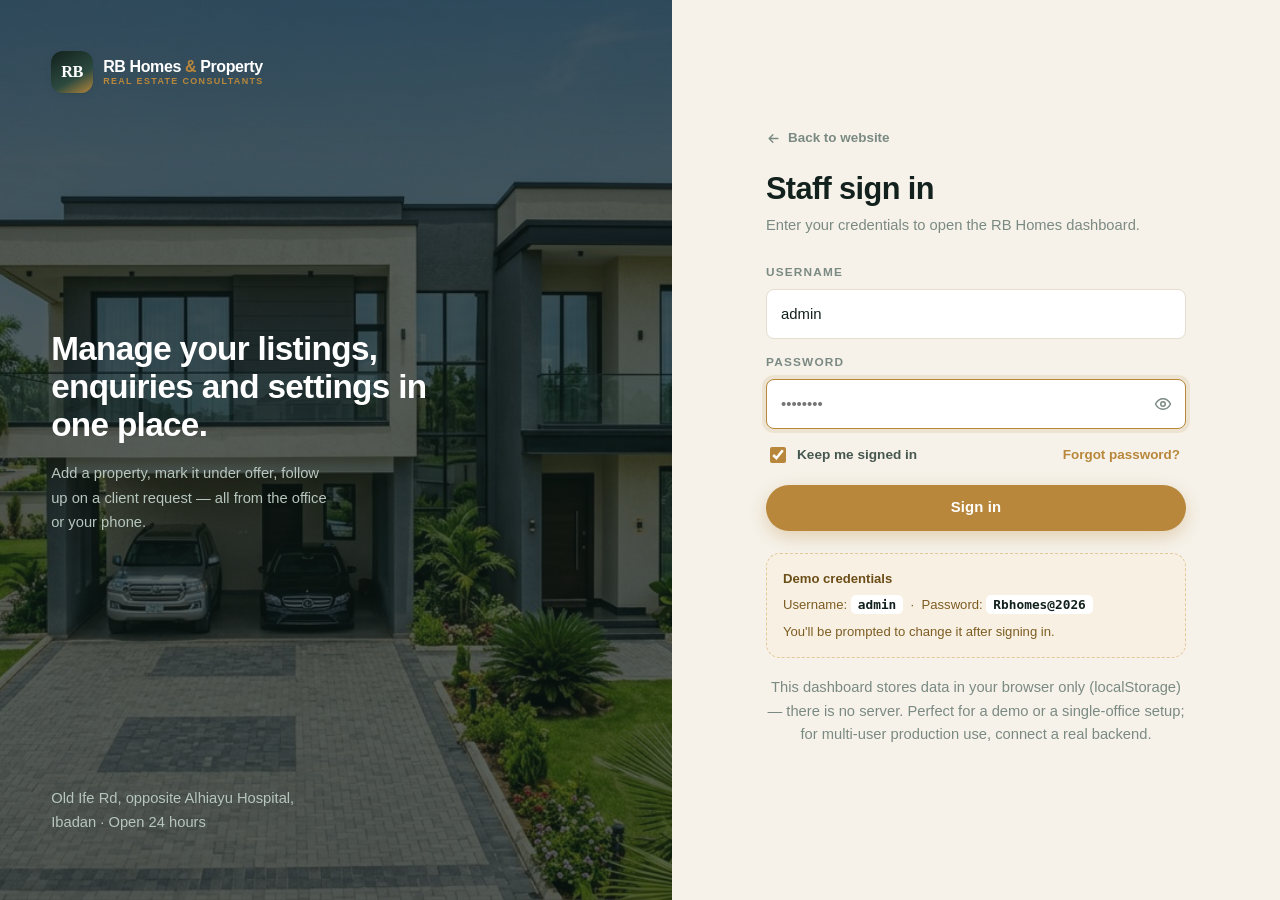
<file: admin.html>
<!DOCTYPE html>
<html lang="en">
<head>
<meta charset="utf-8">
<meta name="viewport" content="width=device-width, initial-scale=1">
<title>Admin — RB Homes and Property</title>
<meta name="robots" content="noindex, nofollow">
<link rel="icon" href="data:image/svg+xml,%3Csvg xmlns='http://www.w3.org/2000/svg' viewBox='0 0 64 64'%3E%3Crect width='64' height='64' rx='14' fill='%2312211d'/%3E%3Cpath d='M16 24l16-11 16 11v22a3 3 0 0 1-3 3H19a3 3 0 0 1-3-3z' fill='none' stroke='%23d8ad66' stroke-width='3.4' stroke-linejoin='round'/%3E%3Cpath d='M26 48V34h12v14' fill='none' stroke='%23d8ad66' stroke-width='3.4' stroke-linejoin='round'/%3E%3C/svg%3E">
<link rel="stylesheet" href="src/style.css">
<link rel="stylesheet" href="src/admin.css">
</head>
<body>

<!-- ======================================================================
     LOGIN SCREEN
     ====================================================================== -->
<section class="auth" id="authScreen">
  <aside class="auth__aside">
    <img src="assets/img/hero.jpg" alt="">
    <div>
      <a class="brand" href="index.html">
        <span class="brand__mark" aria-hidden="true">RB</span>
        <span class="brand__text">
          <span class="brand__name">RB Homes <span style="color:var(--gold)">&amp;</span> Property</span>
          <span class="brand__sub">Real Estate Consultants</span>
        </span>
      </a>
    </div>
    <div>
      <h2>Manage your listings, enquiries and settings in one place.</h2>
      <p>Add a property, mark it under offer, follow up on a client request — all from the office or your phone.</p>
    </div>
    <p class="auth__aside-foot">Old Ife Rd, opposite Alhiayu Hospital, Ibadan · Open 24 hours</p>
  </aside>

  <div class="auth__main">
    <div class="auth__card">
      <a class="auth__back" href="index.html">
        <svg viewBox="0 0 24 24" fill="none" stroke="currentColor" stroke-width="2.2" stroke-linecap="round" stroke-linejoin="round"><path d="M19 12H5M11 6l-6 6 6 6"/></svg>
        Back to website
      </a>
      <h1 id="authTitle">Staff sign in</h1>
      <p id="authSubtitle">Enter your credentials to open the RB Homes dashboard.</p>

      <div class="auth__err" id="authErr" role="alert">
        <svg viewBox="0 0 24 24" fill="none" stroke="currentColor" stroke-width="2.2" stroke-linecap="round"><circle cx="12" cy="12" r="9"/><path d="M12 8v5M12 16.5h.01"/></svg>
        <span id="authErrText">Incorrect details.</span>
      </div>

      <!-- sign in form -->
      <form id="loginForm" novalidate>
        <div class="field">
          <label for="loginUser">Username</label>
          <input class="input" id="loginUser" type="text" autocomplete="username" placeholder="admin" spellcheck="false">
        </div>
        <div class="field">
          <label for="loginPass">Password</label>
          <div class="pw-wrap">
            <input class="input" id="loginPass" type="password" autocomplete="current-password" placeholder="••••••••">
            <button type="button" class="pw-toggle" data-pw="loginPass" aria-label="Show password">
              <svg viewBox="0 0 24 24" fill="none" stroke="currentColor" stroke-width="2" stroke-linecap="round" stroke-linejoin="round"><path d="M2 12s3.6-7 10-7 10 7 10 7-3.6 7-10 7S2 12 2 12z"/><circle cx="12" cy="12" r="3"/></svg>
            </button>
          </div>
        </div>
        <div class="auth__row">
          <label class="check"><input type="checkbox" id="rememberMe" checked> Keep me signed in</label>
          <button type="button" class="linkbtn" id="forgotBtn">Forgot password?</button>
        </div>
        <button class="btn btn--gold btn--block" type="submit" id="loginBtn">Sign in</button>
      </form>

      <!-- forgot password form -->
      <form id="recoverForm" class="hidden" novalidate>
        <p style="font-size:.88rem;color:var(--body);margin-bottom:18px">
          Enter your <b>recovery key</b> to set a new password. The key is issued once by the developer
          and is not stored on the website.
        </p>
        <div class="field">
          <label for="recoverUser">Username</label>
          <input class="input" id="recoverUser" type="text" placeholder="admin" spellcheck="false">
        </div>
        <div class="field">
          <label for="recoverKey">Recovery key</label>
          <input class="input" id="recoverKey" type="text" placeholder="RBH-RECOVERY-KEY" spellcheck="false">
          <span class="hint">Demo key: <b>RBH-RESET-2026</b></span>
        </div>
        <div class="field">
          <label for="recoverNew">New password</label>
          <div class="pw-wrap">
            <input class="input" id="recoverNew" type="password" placeholder="At least 8 characters">
            <button type="button" class="pw-toggle" data-pw="recoverNew" aria-label="Show password">
              <svg viewBox="0 0 24 24" fill="none" stroke="currentColor" stroke-width="2" stroke-linecap="round" stroke-linejoin="round"><path d="M2 12s3.6-7 10-7 10 7 10 7-3.6 7-10 7S2 12 2 12z"/><circle cx="12" cy="12" r="3"/></svg>
            </button>
          </div>
        </div>
        <button class="btn btn--gold btn--block" type="submit">Reset password</button>
        <button class="btn btn--ghost btn--block" type="button" id="backToLogin" style="margin-top:10px">Back to sign in</button>
      </form>

      <div class="auth__hint">
        <b>Demo credentials</b>
        Username: <code>admin</code> &nbsp;·&nbsp; Password: <code>Rbhomes@2026</code><br>
        <span style="display:inline-block;margin-top:6px">You'll be prompted to change it after signing in.</span>
      </div>
      <p class="demo-note">
        This dashboard stores data in your browser only (localStorage) — there is no server.
        Perfect for a demo or a single-office setup; for multi-user production use, connect a real backend.
      </p>
    </div>
  </div>
</section>

<!-- ======================================================================
     DASHBOARD APP
     ====================================================================== -->
<div class="app hidden" id="appShell">

  <!-- ---------------------------------------------------------- sidebar -->
  <aside class="sidebar" id="sidebar">
    <a class="brand" href="index.html" title="View public website">
      <span class="brand__mark" aria-hidden="true">RB</span>
      <span class="brand__text">
        <span class="brand__name">RB Homes</span>
        <span class="brand__sub">Admin panel</span>
      </span>
    </a>

    <div class="side__label">Overview</div>
    <button class="side__link is-on" data-view="dashboard">
      <svg viewBox="0 0 24 24" fill="none" stroke="currentColor" stroke-width="2" stroke-linecap="round" stroke-linejoin="round"><rect x="3" y="3" width="7" height="9" rx="1.5"/><rect x="14" y="3" width="7" height="5" rx="1.5"/><rect x="14" y="12" width="7" height="9" rx="1.5"/><rect x="3" y="16" width="7" height="5" rx="1.5"/></svg>
      Dashboard
    </button>

    <div class="side__label">Property</div>
    <button class="side__link" data-view="properties">
      <svg viewBox="0 0 24 24" fill="none" stroke="currentColor" stroke-width="2" stroke-linecap="round" stroke-linejoin="round"><path d="M3 10.5L12 3l9 7.5"/><path d="M5 9.5V21h14V9.5"/><path d="M9 21v-6h6v6"/></svg>
      All properties <span class="side__badge" id="navPropCount">0</span>
    </button>
    <button class="side__link" data-action="new-property">
      <svg viewBox="0 0 24 24" fill="none" stroke="currentColor" stroke-width="2" stroke-linecap="round" stroke-linejoin="round"><path d="M12 5v14M5 12h14"/></svg>
      Add property
    </button>

    <div class="side__label">Clients</div>
    <button class="side__link" data-view="enquiries">
      <svg viewBox="0 0 24 24" fill="none" stroke="currentColor" stroke-width="2" stroke-linecap="round" stroke-linejoin="round"><path d="M21 15a2 2 0 0 1-2 2H8l-5 4V5a2 2 0 0 1 2-2h14a2 2 0 0 1 2 2z"/></svg>
      Enquiries <span class="side__badge" id="navEnqCount">0</span>
    </button>

    <div class="side__label">Account</div>
    <button class="side__link" data-view="settings">
      <svg viewBox="0 0 24 24" fill="none" stroke="currentColor" stroke-width="2" stroke-linecap="round" stroke-linejoin="round"><circle cx="12" cy="12" r="3"/><path d="M19.4 15a1.7 1.7 0 0 0 .3 1.9l.1.1a2 2 0 1 1-2.8 2.8l-.1-.1a1.7 1.7 0 0 0-2.9 1.2V21a2 2 0 1 1-4 0v-.1A1.7 1.7 0 0 0 7 19.4a1.7 1.7 0 0 0-1.9.3l-.1.1a2 2 0 1 1-2.8-2.8l.1-.1A1.7 1.7 0 0 0 3 15a1.7 1.7 0 0 0-1.6-1H1a2 2 0 1 1 0-4h.4A1.7 1.7 0 0 0 3 9a1.7 1.7 0 0 0-.3-1.9l-.1-.1a2 2 0 1 1 2.8-2.8l.1.1A1.7 1.7 0 0 0 9 3.1V3a2 2 0 1 1 4 0v.1A1.7 1.7 0 0 0 15 4.6a1.7 1.7 0 0 0 1.9-.3l.1-.1a2 2 0 1 1 2.8 2.8l-.1.1A1.7 1.7 0 0 0 20.9 9H21a2 2 0 1 1 0 4h-.1a1.7 1.7 0 0 0-1.5 1z"/></svg>
      Site settings
    </button>
    <button class="side__link" data-view="security">
      <svg viewBox="0 0 24 24" fill="none" stroke="currentColor" stroke-width="2" stroke-linecap="round" stroke-linejoin="round"><rect x="3" y="11" width="18" height="11" rx="2"/><path d="M7 11V7a5 5 0 0 1 10 0v4"/></svg>
      Password &amp; login
    </button>
    <button class="side__link" data-view="activity">
      <svg viewBox="0 0 24 24" fill="none" stroke="currentColor" stroke-width="2" stroke-linecap="round" stroke-linejoin="round"><path d="M3 12h4l2 6 4-14 2 8h6"/></svg>
      Activity log
    </button>

    <div class="side__foot">
      <span id="storageWarn"></span>
      <a class="side__link" href="index.html" target="_blank" rel="noopener">
        <svg viewBox="0 0 24 24" fill="none" stroke="currentColor" stroke-width="2" stroke-linecap="round" stroke-linejoin="round"><path d="M14 3h7v7"/><path d="M21 3l-9 9"/><path d="M21 14v5a2 2 0 0 1-2 2H5a2 2 0 0 1-2-2V5a2 2 0 0 1 2-2h5"/></svg>
        View public site
      </a>
      <button class="side__link" id="logoutBtn2">
        <svg viewBox="0 0 24 24" fill="none" stroke="currentColor" stroke-width="2" stroke-linecap="round" stroke-linejoin="round"><path d="M9 21H5a2 2 0 0 1-2-2V5a2 2 0 0 1 2-2h4"/><path d="M16 17l5-5-5-5M21 12H9"/></svg>
        Sign out
      </button>
    </div>
  </aside>
  <div class="scrim" id="scrim"></div>

  <!-- ------------------------------------------------------------- main -->
  <div class="main">
    <header class="topbar">
      <button class="iconbtn sidebar-toggle" id="sidebarToggle" aria-label="Toggle menu">
        <svg viewBox="0 0 24 24" fill="none" stroke="currentColor" stroke-width="2.2" stroke-linecap="round"><path d="M3 6h18M3 12h18M3 18h18"/></svg>
      </button>
      <div>
        <h2 class="topbar__title" id="viewTitle">Dashboard<span id="viewCrumb">Overview of your portfolio</span></h2>
      </div>

      <div class="topbar__search">
        <svg viewBox="0 0 24 24" fill="none" stroke="currentColor" stroke-width="2" stroke-linecap="round"><circle cx="11" cy="11" r="7"/><path d="M20 20l-3.5-3.5"/></svg>
        <input class="input" id="globalSearch" type="search" placeholder="Search properties, refs, clients…">
      </div>

      <button class="iconbtn" id="bellBtn" aria-label="New enquiries" title="New enquiries">
        <svg viewBox="0 0 24 24" fill="none" stroke="currentColor" stroke-width="2" stroke-linecap="round" stroke-linejoin="round"><path d="M18 8a6 6 0 1 0-12 0c0 7-3 8-3 8h18s-3-1-3-8"/><path d="M13.7 21a2 2 0 0 1-3.4 0"/></svg>
        <span class="iconbtn__dot hidden" id="bellDot">0</span>
      </button>

      <button class="btn btn--gold btn--sm" data-action="new-property">
        <svg viewBox="0 0 24 24" fill="none" stroke="currentColor" stroke-width="2.4" stroke-linecap="round"><path d="M12 5v14M5 12h14"/></svg>
        New listing
      </button>

      <div class="usermenu">
        <button class="userchip" id="userChip">
          <span class="avatar" id="userAvatar">AD</span>
          <span><b id="userName">RB Admin</b><span id="userRole">Administrator</span></span>
          <svg viewBox="0 0 24 24" fill="none" stroke="currentColor" stroke-width="2.2" stroke-linecap="round"><path d="M6 9l6 6 6-6"/></svg>
        </button>
        <div class="dropdown" id="userDropdown">
          <div class="dropdown__head">
            <b id="ddName">RB Admin</b>
            <span id="ddUser">@admin</span>
          </div>
          <button data-view="settings">
            <svg viewBox="0 0 24 24" fill="none" stroke="currentColor" stroke-width="2" stroke-linecap="round" stroke-linejoin="round"><circle cx="12" cy="12" r="3"/><path d="M4 12a8 8 0 0 1 .1-1.3l-1.4-1 1.6-2.8 1.7.6A8 8 0 0 1 8.6 6l.2-1.8h3l.2 1.8a8 8 0 0 1 2.3 1.3l1.7-.6 1.6 2.8-1.4 1a8 8 0 0 1 0 2.6l1.4 1-1.6 2.8-1.7-.6a8 8 0 0 1-2.3 1.3l-.2 1.8h-3L8.6 18a8 8 0 0 1-2.3-1.3l-1.7.6-1.6-2.8 1.4-1A8 8 0 0 1 4 12z"/></svg>
            Site settings
          </button>
          <button data-view="security">
            <svg viewBox="0 0 24 24" fill="none" stroke="currentColor" stroke-width="2" stroke-linecap="round" stroke-linejoin="round"><rect x="3" y="11" width="18" height="11" rx="2"/><path d="M7 11V7a5 5 0 0 1 10 0v4"/></svg>
            Change password
          </button>
          <a href="index.html" target="_blank" rel="noopener">
            <svg viewBox="0 0 24 24" fill="none" stroke="currentColor" stroke-width="2" stroke-linecap="round" stroke-linejoin="round"><path d="M14 3h7v7"/><path d="M21 3l-9 9"/><path d="M21 14v5a2 2 0 0 1-2 2H5a2 2 0 0 1-2-2V5a2 2 0 0 1 2-2h5"/></svg>
            View website
          </a>
          <button class="danger" id="logoutBtn">
            <svg viewBox="0 0 24 24" fill="none" stroke="currentColor" stroke-width="2" stroke-linecap="round" stroke-linejoin="round"><path d="M9 21H5a2 2 0 0 1-2-2V5a2 2 0 0 1 2-2h4"/><path d="M16 17l5-5-5-5M21 12H9"/></svg>
            Sign out
          </button>
        </div>
      </div>
    </header>

    <div class="content">
      <div id="pwBanner"></div>

      <!-- ============================================ DASHBOARD VIEW -->
      <section class="view is-on" id="view-dashboard">
        <div class="pagehead">
          <div>
            <h2 id="greeting">Welcome back</h2>
            <p id="todayLine">Here is how your portfolio is doing today.</p>
          </div>
          <div class="pagehead__actions">
            <button class="btn btn--ghost btn--sm" data-view="enquiries">View enquiries</button>
            <button class="btn btn--gold btn--sm" data-action="new-property">Add property</button>
          </div>
        </div>

        <div class="stats" id="statsRow"></div>

        <div class="two-col">
          <div>
            <div class="panel">
              <div class="panel__head">
                <h3>Recent enquiries</h3>
                <p>Latest client requests from the website</p>
                <button class="btn btn--ghost btn--xs spacer" data-view="enquiries">See all</button>
              </div>
              <div class="panel__body panel__body--flush panel__body--scroll-mobile" id="dashEnquiries"></div>
            </div>

            <div class="panel">
              <div class="panel__head">
                <h3>Listings by purpose</h3>
                <p>Where your current stock sits</p>
              </div>
              <div class="panel__body panel__body--scroll-mobile panel__body--scroll-listings">
                <div class="bars" id="dashPurposeBars"></div>
              </div>
            </div>
          </div>

          <div>
            <div class="panel">
              <div class="panel__head"><h3>Inspection requests</h3></div>
              <div class="panel__body panel__body--scroll-mobile panel__body--scroll-inspections">
                <div class="dashboard-scroll-track dashboard-scroll-track--inspections">
                  <div class="chart" id="dashChart"></div>
                  <p style="font-size:.76rem;color:var(--muted);margin:12px 0 0;text-align:center">Enquiries over the last 7 days</p>
                </div>
              </div>
            </div>

            <div class="panel">
              <div class="panel__head"><h3>Quick actions</h3></div>
              <div class="panel__body" style="display:grid;gap:9px">
                <button class="btn btn--ghost btn--block btn--sm" data-action="new-property" style="justify-content:flex-start">➕ Add a new property</button>
                <button class="btn btn--ghost btn--block btn--sm" data-action="export" style="justify-content:flex-start">⬇️ Download data backup</button>
                <button class="btn btn--ghost btn--block btn--sm" data-view="security" style="justify-content:flex-start">🔒 Change admin password</button>
                <button class="btn btn--ghost btn--block btn--sm" data-view="settings" style="justify-content:flex-start">⚙️ Edit business details</button>
              </div>
            </div>

            <div class="panel">
              <div class="panel__head"><h3>Recent activity</h3></div>
              <div class="panel__body panel__body--scroll-mobile panel__body--scroll-activity" style="padding-top:6px" id="dashActivity"></div>
            </div>
          </div>
        </div>
      </section>

      <!-- =========================================== PROPERTIES VIEW -->
      <section class="view" id="view-properties">
        <div class="pagehead">
          <div>
            <h2>All properties</h2>
            <p id="propSummary">Manage every listing on the site.</p>
          </div>
          <div class="pagehead__actions">
            <button class="btn btn--ghost btn--sm" data-action="export">Export</button>
            <button class="btn btn--gold btn--sm" data-action="new-property">Add property</button>
          </div>
        </div>

        <div class="panel">
          <div class="table-tools">
            <div class="filters__search">
              <svg viewBox="0 0 24 24" fill="none" stroke="currentColor" stroke-width="2" stroke-linecap="round"><circle cx="11" cy="11" r="7"/><path d="M20 20l-3.5-3.5"/></svg>
              <input class="input" id="propSearch" type="search" placeholder="Search title, ref, area…">
            </div>
            <select class="select" id="propPurposeFilter">
              <option value="">All purposes</option>
              <option value="sale">For sale</option>
              <option value="rent">For rent</option>
              <option value="shortlet">Short-let</option>
            </select>
            <select class="select" id="propStatusFilter">
              <option value="">All statuses</option>
              <option value="available">Available</option>
              <option value="pending">Under offer</option>
              <option value="sold">Sold</option>
              <option value="rented">Rented</option>
            </select>
            <select class="select" id="propSortFilter">
              <option value="new">Newest first</option>
              <option value="old">Oldest first</option>
              <option value="priceHigh">Price high → low</option>
              <option value="priceLow">Price low → high</option>
              <option value="views">Most viewed</option>
            </select>
          </div>
          <div class="table-wrap">
            <table class="data">
              <thead>
                <tr>
                  <th>Property</th>
                  <th>Purpose</th>
                  <th>Price</th>
                  <th>Type</th>
                  <th>Beds</th>
                  <th>Status</th>
                  <th>Views</th>
                  <th style="text-align:right">Actions</th>
                </tr>
              </thead>
              <tbody id="propTableBody"></tbody>
            </table>
          </div>
          <div id="propTableEmpty" class="table-empty hidden">
            <svg viewBox="0 0 24 24" fill="none" stroke="currentColor" stroke-width="2" stroke-linecap="round" stroke-linejoin="round"><path d="M3 10.5L12 3l9 7.5"/><path d="M5 9.5V21h14V9.5"/></svg>
            No properties match this filter.
          </div>
        </div>
      </section>

      <!-- ============================================ ENQUIRIES VIEW -->
      <section class="view" id="view-enquiries">
        <div class="pagehead">
          <div>
            <h2>Client enquiries</h2>
            <p>Requests submitted through the website contact form.</p>
          </div>
          <div class="pagehead__actions">
            <div class="seg" id="enqSeg">
              <button class="is-on" data-filter="all">All <span class="count" id="cAll">0</span></button>
              <button data-filter="new">New <span class="count" id="cNew">0</span></button>
              <button data-filter="contacted">Contacted <span class="count" id="cContacted">0</span></button>
              <button data-filter="closed">Closed <span class="count" id="cClosed">0</span></button>
            </div>
          </div>
        </div>
        <div class="enq-grid" id="enqGrid"></div>
        <div class="table-empty hidden" id="enqEmpty" style="background:#fff;border:1px solid var(--line-2);border-radius:14px">
          <svg viewBox="0 0 24 24" fill="none" stroke="currentColor" stroke-width="2" stroke-linecap="round" stroke-linejoin="round"><path d="M21 15a2 2 0 0 1-2 2H8l-5 4V5a2 2 0 0 1 2-2h14a2 2 0 0 1 2 2z"/></svg>
          No enquiries in this group yet.
        </div>
      </section>

      <!-- ============================================= SETTINGS VIEW -->
      <section class="view" id="view-settings">
        <div class="pagehead">
          <div>
            <h2>Site settings</h2>
            <p>These details appear on the public website and in WhatsApp links.</p>
          </div>
        </div>

        <div class="two-col">
          <div class="panel">
            <div class="panel__head"><h3>Business details</h3></div>
            <div class="panel__body">
              <form id="settingsForm">
                <div class="form-grid">
                  <h4>Identity</h4>
                  <div class="field">
                    <label for="setName">Business name</label>
                    <input class="input" id="setName" name="businessName" type="text">
                  </div>
                  <div class="field">
                    <label for="setTagline">Tagline</label>
                    <input class="input" id="setTagline" name="tagline" type="text">
                  </div>

                  <h4>Contact</h4>
                  <div class="field">
                    <label for="setPhone">Phone number</label>
                    <input class="input" id="setPhone" name="phone" type="tel">
                  </div>
                  <div class="field">
                    <label for="setWhatsapp">WhatsApp (international, digits only)</label>
                    <input class="input" id="setWhatsapp" name="whatsapp" type="tel">
                    <span class="hint">e.g. 2348164309699</span>
                  </div>
                  <div class="field">
                    <label for="setEmail">Email address</label>
                    <input class="input" id="setEmail" name="email" type="email">
                  </div>
                  <div class="field">
                    <label for="setHours">Opening hours</label>
                    <input class="input" id="setHours" name="hours" type="text">
                  </div>
                  <div class="field field--full">
                    <label for="setAddress">Office address</label>
                    <input class="input" id="setAddress" name="address" type="text">
                  </div>
                  <div class="field field--full">
                    <label for="setMaps">Google Maps plus code / query</label>
                    <input class="input" id="setMaps" name="mapsQuery" type="text">
                  </div>

                  <h4>Homepage</h4>
                  <div class="field field--full">
                    <label for="setHeroHeadline">Hero headline</label>
                    <input class="input" id="setHeroHeadline" name="heroHeadline" type="text">
                  </div>
                  <div class="field field--full">
                    <label for="setHeroSub">Hero paragraph</label>
                    <textarea class="textarea" id="setHeroSub" name="heroSub"></textarea>
                  </div>
                </div>
                <div class="form-actions">
                  <button class="btn btn--gold" type="submit">Save settings</button>
                  <button class="btn btn--ghost" type="button" id="resetSettings">Reset to defaults</button>
                </div>
              </form>
            </div>
          </div>

          <div>
            <div class="panel">
              <div class="panel__head"><h3>Notifications</h3></div>
              <div class="panel__body">
                <div class="switch">
                  <input type="checkbox" id="setNotify">
                  <div><label for="setNotify">Email alerts for new enquiries</label><p class="hint">Sends a notification to the email above.</p></div>
                </div>
                <div class="switch">
                  <input type="checkbox" id="setAutoReply">
                  <div><label for="setAutoReply">Auto-reply acknowledgement</label><p class="hint">Website confirms receipt to the client.</p></div>
                </div>
              </div>
            </div>

            <div class="panel">
              <div class="panel__head"><h3>Data &amp; backup</h3></div>
              <div class="panel__body" style="display:grid;gap:9px">
                <button class="btn btn--ghost btn--block btn--sm" data-action="export">Download backup (.json)</button>
                <label class="btn btn--ghost btn--block btn--sm" style="justify-content:center;cursor:pointer">
                  Restore from backup
                  <input type="file" id="importFile" accept="application/json" class="hidden">
                </label>
                <button class="btn btn--ghost btn--block btn--sm" data-action="reset-demo" style="color:var(--amber)">Reload demo data</button>
                <button class="btn btn--danger btn--block btn--sm" data-action="wipe">Delete all listings &amp; enquiries</button>
                <p class="hint">Everything lives in this browser. Download a backup before clearing your browser data.</p>
              </div>
            </div>
          </div>
        </div>
      </section>

      <!-- ============================================= SECURITY VIEW -->
      <section class="view" id="view-security">
        <div class="pagehead">
          <div>
            <h2>Password &amp; login</h2>
            <p>Change the credentials used to open this dashboard.</p>
          </div>
        </div>

        <div class="two-col">
          <div>
            <div class="panel">
              <div class="panel__head">
                <h3>Change password</h3>
                <p>You will stay signed in after changing it.</p>
              </div>
              <div class="panel__body">
                <form id="pwForm" novalidate>
                  <div class="field">
                    <label for="pwCurrent">Current password</label>
                    <div class="pw-wrap">
                      <input class="input" id="pwCurrent" type="password" autocomplete="current-password" placeholder="Enter current password">
                      <button type="button" class="pw-toggle" data-pw="pwCurrent" aria-label="Show password">
                        <svg viewBox="0 0 24 24" fill="none" stroke="currentColor" stroke-width="2" stroke-linecap="round" stroke-linejoin="round"><path d="M2 12s3.6-7 10-7 10 7 10 7-3.6 7-10 7S2 12 2 12z"/><circle cx="12" cy="12" r="3"/></svg>
                      </button>
                    </div>
                  </div>
                  <div class="field">
                    <label for="pwNew">New password</label>
                    <div class="pw-wrap">
                      <input class="input" id="pwNew" type="password" autocomplete="new-password" placeholder="At least 8 characters">
                      <button type="button" class="pw-toggle" data-pw="pwNew" aria-label="Show password">
                        <svg viewBox="0 0 24 24" fill="none" stroke="currentColor" stroke-width="2" stroke-linecap="round" stroke-linejoin="round"><path d="M2 12s3.6-7 10-7 10 7 10 7-3.6 7-10 7S2 12 2 12z"/><circle cx="12" cy="12" r="3"/></svg>
                      </button>
                    </div>
                    <div class="strength" id="pwStrength" data-score="0">
                      <div class="strength__track">
                        <span class="strength__seg"></span><span class="strength__seg"></span><span class="strength__seg"></span><span class="strength__seg"></span><span class="strength__seg"></span>
                      </div>
                      <div class="strength__label" id="pwStrengthLabel">Password strength</div>
                    </div>
                    <ul class="pw-rules" id="pwRules">
                      <li data-rule="len"><svg viewBox="0 0 24 24" fill="none" stroke="currentColor" stroke-width="3" stroke-linecap="round" stroke-linejoin="round"><path d="M20 6L9 17l-5-5"/></svg> At least 8 characters</li>
                      <li data-rule="upper"><svg viewBox="0 0 24 24" fill="none" stroke="currentColor" stroke-width="3" stroke-linecap="round" stroke-linejoin="round"><path d="M20 6L9 17l-5-5"/></svg> One uppercase letter</li>
                      <li data-rule="lower"><svg viewBox="0 0 24 24" fill="none" stroke="currentColor" stroke-width="3" stroke-linecap="round" stroke-linejoin="round"><path d="M20 6L9 17l-5-5"/></svg> One lowercase letter</li>
                      <li data-rule="num"><svg viewBox="0 0 24 24" fill="none" stroke="currentColor" stroke-width="3" stroke-linecap="round" stroke-linejoin="round"><path d="M20 6L9 17l-5-5"/></svg> One number</li>
                    </ul>
                  </div>
                  <div class="field">
                    <label for="pwConfirm">Confirm new password</label>
                    <input class="input" id="pwConfirm" type="password" autocomplete="new-password" placeholder="Re-type new password">
                    <span class="field__err">Passwords do not match.</span>
                  </div>
                  <div class="form-actions" style="margin-top:16px">
                    <button class="btn btn--gold" type="submit">Update password</button>
                  </div>
                </form>
              </div>
            </div>

            <div class="panel">
              <div class="panel__head">
                <h3>Change username</h3>
                <p>Your sign-in name for this dashboard.</p>
              </div>
              <div class="panel__body">
                <form id="userForm" novalidate>
                  <div class="form-grid">
                    <div class="field">
                      <label for="newUsername">New username</label>
                      <input class="input" id="newUsername" type="text" spellcheck="false" placeholder="e.g. rbadmin">
                      <span class="hint">3–24 characters. Letters, numbers, dot, dash, underscore.</span>
                    </div>
                    <div class="field">
                      <label for="userPw">Current password</label>
                      <input class="input" id="userPw" type="password" autocomplete="current-password" placeholder="Confirm with password">
                    </div>
                  </div>
                  <div class="form-actions" style="margin-top:16px">
                    <button class="btn btn--ink" type="submit">Update username</button>
                  </div>
                </form>
              </div>
            </div>
          </div>

          <div>
            <div class="panel">
              <div class="panel__head"><h3>Login details</h3></div>
              <div class="panel__body">
                <div class="enq__meta" style="margin-bottom:14px">
                  <span class="tag tag--muted">Username: <b id="secUser">admin</b></span>
                  <span class="tag tag--green">Role: Administrator</span>
                </div>
                <div class="feed">
                  <div class="feed__item"><span class="feed__dot"></span><div><b>Currently signed in</b><span id="secSignedIn">—</span></div></div>
                  <div class="feed__item"><span class="feed__dot"></span><div><b>Password last changed</b><span id="secPwChanged">Never changed from default</span></div></div>
                  <div class="feed__item"><span class="feed__dot"></span><div><b>Account created</b><span id="secCreated">—</span></div></div>
                </div>
              </div>
            </div>

            <div class="panel">
              <div class="panel__head"><h3>Recovery</h3></div>
              <div class="panel__body">
                <p style="font-size:.85rem;color:var(--body)">If you forget your password, use the recovery key on the sign-in screen. In this demo the key is <b>RBH-RESET-2026</b>.</p>
                <p class="hint">In a production deployment this key would be replaced by email reset tokens issued by your server.</p>
              </div>
            </div>

            <div class="panel">
              <div class="panel__head"><h3>Security tips</h3></div>
              <div class="panel__body">
                <ul class="checks" style="margin:0">
                  <li><svg viewBox="0 0 24 24" fill="none" stroke="currentColor" stroke-width="2.2" stroke-linecap="round" stroke-linejoin="round"><path d="M20 6L9 17l-5-5"/></svg> Use a password you don't use anywhere else</li>
                  <li><svg viewBox="0 0 24 24" fill="none" stroke="currentColor" stroke-width="2.2" stroke-linecap="round" stroke-linejoin="round"><path d="M20 6L9 17l-5-5"/></svg> Don't sign in on a shared or public computer</li>
                  <li><svg viewBox="0 0 24 24" fill="none" stroke="currentColor" stroke-width="2.2" stroke-linecap="round" stroke-linejoin="round"><path d="M20 6L9 17l-5-5"/></svg> Download a data backup every week</li>
                </ul>
              </div>
            </div>
          </div>
        </div>
      </section>

      <!-- ============================================= ACTIVITY VIEW -->
      <section class="view" id="view-activity">
        <div class="pagehead">
          <div>
            <h2>Activity log</h2>
            <p>The last 120 actions taken in this dashboard.</p>
          </div>
          <div class="pagehead__actions">
            <button class="btn btn--ghost btn--sm" data-action="clear-log">Clear log</button>
          </div>
        </div>
        <div class="panel">
          <div class="panel__body" id="activityList"></div>
        </div>
      </section>

    </div>
  </div>
</div>

<!-- ======================================================================
     PROPERTY EDITOR MODAL
     ====================================================================== -->
<div class="admin-modal" id="propModal" role="dialog" aria-modal="true" aria-label="Property editor">
  <div class="admin-modal__veil" data-close-modal></div>
  <div class="admin-modal__panel">
    <div class="admin-modal__head">
      <h3 id="propModalTitle">Add property</h3>
      <button class="iconbtn" data-close-modal aria-label="Close">
        <svg viewBox="0 0 24 24" fill="none" stroke="currentColor" stroke-width="2.2" stroke-linecap="round"><path d="M18 6L6 18M6 6l12 12"/></svg>
      </button>
    </div>
    <form id="propForm">
      <div class="admin-modal__body">
        <input type="hidden" id="pfId">
        <div class="form-grid">
          <h4>Listing details</h4>
          <div class="field field--full">
            <label for="pfTitle">Property title *</label>
            <input class="input" id="pfTitle" type="text" placeholder="e.g. 4 Bedroom Detached Duplex with BQ">
            <span class="field__err">Please give the property a title.</span>
          </div>
          <div class="field">
            <label for="pfPurpose">Purpose *</label>
            <select class="select" id="pfPurpose">
              <option value="sale">For sale</option>
              <option value="rent">For rent</option>
              <option value="shortlet">Short-let</option>
            </select>
          </div>
          <div class="field">
            <label for="pfType">Property type *</label>
            <select class="select" id="pfType">
              <option>Duplex</option><option>Bungalow</option><option>Apartment</option>
              <option>Terrace</option><option>Land</option><option>Commercial</option>
            </select>
          </div>
          <div class="field">
            <label for="pfPrice">Price (₦) *</label>
            <input class="input" id="pfPrice" type="number" min="0" step="1000" placeholder="85000000">
            <span class="field__err">Enter a price.</span>
          </div>
          <div class="field" id="pfPeriodWrap">
            <label for="pfPeriod">Rent period</label>
            <select class="select" id="pfPeriod">
              <option value="year">Per year</option>
              <option value="month">Per month</option>
              <option value="night">Per night</option>
            </select>
          </div>
          <div class="field">
            <label for="pfBeds">Bedrooms</label>
            <input class="input" id="pfBeds" type="number" min="0" step="1" placeholder="4">
          </div>
          <div class="field">
            <label for="pfBaths">Bathrooms</label>
            <input class="input" id="pfBaths" type="number" min="0" step="1" placeholder="5">
          </div>
          <div class="field">
            <label for="pfArea">Size (sqm)</label>
            <input class="input" id="pfArea" type="number" min="0" step="1" placeholder="420">
          </div>
          <div class="field">
            <label for="pfStatus">Status</label>
            <select class="select" id="pfStatus">
              <option value="available">Available</option>
              <option value="pending">Under offer</option>
              <option value="sold">Sold</option>
              <option value="rented">Rented</option>
            </select>
          </div>

          <h4>Location</h4>
          <div class="field">
            <label for="pfLocation">Area / neighbourhood *</label>
            <input class="input" id="pfLocation" type="text" placeholder="e.g. Akobo" list="locationList">
            <datalist id="locationList"></datalist>
            <span class="field__err">Enter the area.</span>
          </div>
          <div class="field">
            <label for="pfAddress">Full address</label>
            <input class="input" id="pfAddress" type="text" placeholder="Off Olorunda Abaa, Akobo, Ibadan">
          </div>

          <h4>Presentation</h4>
          <div class="field field--full">
            <label>Photo</label>
            <img class="preview-img" id="pfImagePreview" alt="Selected property photo">
            <div class="imgpicker" id="pfImagePicker" style="margin-top:9px"></div>
            <span class="hint">Pick one of the included photos, or paste an image URL below.</span>
          </div>
          <div class="field field--full">
            <label for="pfImage">Image path or URL</label>
            <input class="input" id="pfImage" type="text" placeholder="assets/img/p1.jpg">
          </div>
          <div class="field field--full">
            <label for="pfDescription">Description</label>
            <textarea class="textarea" id="pfDescription" placeholder="Describe the property honestly — condition, documents, what's included."></textarea>
          </div>
          <div class="field field--full">
            <label for="pfFeatures">Features (one per line)</label>
            <textarea class="textarea" id="pfFeatures" placeholder="All rooms en-suite&#10;Boys quarters&#10;Borehole water"></textarea>
          </div>
          <div class="field field--full">
            <div class="switch" style="padding:0">
              <input type="checkbox" id="pfFeatured">
              <div><label for="pfFeatured">Feature this property on the homepage</label></div>
            </div>
          </div>
        </div>
      </div>
      <div class="admin-modal__foot">
        <button class="btn btn--ghost" type="button" data-close-modal>Cancel</button>
        <button class="btn btn--gold" type="submit" id="propSaveBtn">Save property</button>
      </div>
    </form>
  </div>
</div>

<!-- ======================================================================
     GENERIC CONFIRM / NOTE MODAL
     ====================================================================== -->
<div class="admin-modal" id="confirmModal" role="dialog" aria-modal="true" aria-label="Confirm">
  <div class="admin-modal__veil" data-close-confirm></div>
  <div class="admin-modal__panel admin-modal__panel--sm">
    <div class="admin-modal__head">
      <h3 id="confirmTitle">Are you sure?</h3>
    </div>
    <div class="admin-modal__body">
      <p id="confirmText" style="color:var(--body);font-size:.92rem;margin:0">This cannot be undone.</p>
      <div id="confirmExtra" style="margin-top:16px"></div>
    </div>
    <div class="admin-modal__foot">
      <button class="btn btn--ghost" type="button" data-close-confirm>Cancel</button>
      <button class="btn btn--danger" type="button" id="confirmYes">Yes, continue</button>
    </div>
  </div>
</div>

<!-- ======================================================================
     ENQUIRY DETAIL MODAL
     ====================================================================== -->
<div class="admin-modal" id="enqModal" role="dialog" aria-modal="true" aria-label="Enquiry details">
  <div class="admin-modal__veil" data-close-enq></div>
  <div class="admin-modal__panel admin-modal__panel--sm">
    <div class="admin-modal__head">
      <h3>Enquiry details</h3>
      <button class="iconbtn" data-close-enq aria-label="Close">
        <svg viewBox="0 0 24 24" fill="none" stroke="currentColor" stroke-width="2.2" stroke-linecap="round"><path d="M18 6L6 18M6 6l12 12"/></svg>
      </button>
    </div>
    <div class="admin-modal__body" id="enqModalBody"></div>
    <div class="admin-modal__foot">
      <button class="btn btn--ghost" type="button" data-close-enq>Close</button>
      <button class="btn btn--gold" type="button" id="enqSaveNote">Save note</button>
    </div>
  </div>
</div>

<script src="src/store.js"></script>
<script src="src/admin.js"></script>
</body>
</html>
</file>
<file: src/style.css>
/* ==========================================================================
   RB Homes & Property — Stylesheet
   Pure CSS. No frameworks, no external fonts, no icon libraries.
   ========================================================================== */

/* ---------- Design tokens ---------- */
:root {
  --ink: #12211d;
  --ink-2: #1e2f2a;
  --body: #46574f;
  --muted: #7a8a82;
  --gold: #b8873b;
  --gold-lt: #d8ad66;
  --gold-soft: #f8f1e3;
  --cream: #f6f2ea;
  --paper: #ffffff;
  --line: #e4ddd0;
  --line-2: #efe9dd;
  --green: #2f7d5d;
  --green-soft: #e7f4ee;
  --red: #b3402f;
  --red-soft: #fbeae6;
  --amber: #b07c1d;
  --amber-soft: #fcf3df;
  --blue: #2f5f8f;
  --blue-soft: #e8f0f8;

  --r-sm: 8px;
  --r: 14px;
  --r-lg: 22px;
  --r-pill: 999px;

  --sh-1: 0 1px 2px rgba(18, 33, 29, .06), 0 2px 8px rgba(18, 33, 29, .05);
  --sh-2: 0 4px 12px rgba(18, 33, 29, .07), 0 14px 34px rgba(18, 33, 29, .08);
  --sh-3: 0 18px 50px rgba(18, 33, 29, .18);

  --wrap: 1240px;
  --nav-h: 74px;
  --ease: cubic-bezier(.22, .61, .36, 1);

  --font: "Segoe UI", -apple-system, BlinkMacSystemFont, Roboto, "Helvetica Neue", Arial, sans-serif;
  --serif: "Iowan Old Style", "Palatino Linotype", Palatino, "Book Antiqua", Georgia, serif;
}

/* ---------- Reset ---------- */
*, *::before, *::after { box-sizing: border-box; }
html { -webkit-text-size-adjust: 100%; scroll-behavior: smooth; overflow-x: hidden; }
body {
  margin: 0;
  font-family: var(--font);
  font-size: 16px;
  line-height: 1.65;
  color: var(--body);
  background: var(--paper);
  -webkit-font-smoothing: antialiased;
  overflow-x: hidden;
}
img { max-width: 100%; display: block; }
a { color: inherit; text-decoration: none; }
button, input, select, textarea { font: inherit; color: inherit; }
button { cursor: pointer; border: 0; background: none; }
h1, h2, h3, h4 { color: var(--ink); font-weight: 700; line-height: 1.15; margin: 0 0 .5em; letter-spacing: -.02em; }
h1 { font-size: clamp(2rem, 4.6vw, 3.5rem); }
h2 { font-size: clamp(1.6rem, 3vw, 2.4rem); }
h3 { font-size: clamp(1.15rem, 1.6vw, 1.4rem); }
p { margin: 0 0 1em; }
ul { margin: 0; padding: 0; list-style: none; }
::selection { background: var(--gold-lt); color: var(--ink); }
:focus-visible { outline: 3px solid var(--gold); outline-offset: 2px; border-radius: 4px; }

/* ---------- Layout helpers ---------- */
.wrap { width: 100%; max-width: var(--wrap); margin: 0 auto; padding: 0 22px; }
.section { padding: clamp(56px, 8vw, 104px) 0; }
.section--tight { padding: clamp(40px, 5vw, 64px) 0; }
.section--cream { background: var(--cream); }
.section--ink { background: var(--ink); color: #cfdad4; }
.section--ink h2, .section--ink h3 { color: #fff; }
.grid { display: grid; gap: 24px; }
.hidden { display: none !important; }
.sr-only {
  position: absolute; width: 1px; height: 1px; padding: 0; margin: -1px;
  overflow: hidden; clip: rect(0 0 0 0); white-space: nowrap; border: 0;
}

/* ---------- Typography bits ---------- */
.eyebrow {
  display: inline-flex; align-items: center; gap: 9px;
  font-size: .74rem; font-weight: 700; letter-spacing: .16em; text-transform: uppercase;
  color: var(--gold); margin-bottom: 14px;
}
.eyebrow::before { content: ""; width: 26px; height: 2px; background: var(--gold); border-radius: 2px; }
.eyebrow--center::after { content: ""; width: 26px; height: 2px; background: var(--gold); border-radius: 2px; }
.section-head { max-width: 640px; margin-bottom: 40px; }
.section-head--center { margin-left: auto; margin-right: auto; text-align: center; }
.section-head p { color: var(--muted); font-size: 1.02rem; margin: 0; }
.lead { font-size: clamp(1.02rem, 1.3vw, 1.14rem); color: var(--body); }

/* ---------- Buttons ---------- */
.btn {
  display: inline-flex; align-items: center; justify-content: center; gap: 9px;
  padding: 13px 24px; border-radius: var(--r-pill);
  font-size: .93rem; font-weight: 650; letter-spacing: .01em;
  border: 1.5px solid transparent; transition: transform .18s var(--ease), box-shadow .22s, background .2s, color .2s, border-color .2s;
  white-space: nowrap; line-height: 1.2;
}
.btn:hover { transform: translateY(-2px); }
.btn:active { transform: translateY(0); }
.btn svg { width: 17px; height: 17px; flex: none; }
.btn--gold { background: var(--gold); color: #fff; box-shadow: 0 6px 18px rgba(184, 135, 59, .32); }
.btn--gold:hover { background: #a67731; box-shadow: 0 10px 26px rgba(184, 135, 59, .4); }
.btn--ink { background: var(--ink); color: #fff; }
.btn--ink:hover { background: #223832; }
.btn--ghost { border-color: var(--line); color: var(--ink); background: var(--paper); }
.btn--ghost:hover { border-color: var(--ink); background: var(--ink); color: #fff; }
.btn--light { background: rgba(255, 255, 255, .12); color: #fff; border-color: rgba(255, 255, 255, .38); backdrop-filter: blur(6px); }
.btn--light:hover { background: rgba(255, 255, 255, .22); }
.btn--sm { padding: 9px 16px; font-size: .82rem; }
.btn--xs { padding: 6px 12px; font-size: .76rem; border-radius: var(--r-sm); }
.btn--block { width: 100%; }
.btn--danger { background: var(--red-soft); color: var(--red); border-color: #f0cdc5; }
.btn--danger:hover { background: var(--red); color: #fff; border-color: var(--red); }
.btn[disabled] { opacity: .55; pointer-events: none; }

/* ---------- Pills / tags ---------- */
.tag {
  display: inline-flex; align-items: center; gap: 6px; white-space: nowrap;
  padding: 4px 11px; border-radius: var(--r-pill);
  font-size: .72rem; font-weight: 700; letter-spacing: .04em; text-transform: uppercase;
  background: var(--gold-soft); color: #8a6526;
}
.tag--green { background: var(--green-soft); color: var(--green); }
.tag--red { background: var(--red-soft); color: var(--red); }
.tag--amber { background: var(--amber-soft); color: var(--amber); }
.tag--blue { background: var(--blue-soft); color: var(--blue); }
.tag--muted { background: #eef1ef; color: var(--muted); }
.tag--glass { background: rgba(255, 255, 255, .9); color: var(--ink); backdrop-filter: blur(8px); }

/* ==========================================================================
   Header / navigation
   ========================================================================== */
.site-header {
  position: sticky; top: 0; z-index: 60;
  background: rgba(255, 255, 255, .86);
  backdrop-filter: saturate(180%) blur(14px);
  border-bottom: 1px solid transparent;
  transition: border-color .25s, box-shadow .25s, background .25s;
}
.site-header.is-stuck { border-bottom-color: var(--line); box-shadow: 0 6px 24px rgba(18, 33, 29, .06); }
.nav { display: flex; align-items: center; gap: 14px; height: var(--nav-h); }
.nav > * { flex: none; }
.brand { display: flex; align-items: center; gap: 10px; }
.brand__mark {
  width: 42px; height: 42px; border-radius: 12px; flex: none;
  background: linear-gradient(150deg, var(--ink) 0%, #2c4a3f 62%, var(--gold) 100%);
  display: grid; place-items: center; color: #fff;
  font-family: var(--serif); font-size: 1.02rem; font-weight: 700; letter-spacing: -.5px;
  box-shadow: var(--sh-1);
}
.brand__text { display: flex; flex-direction: column; line-height: 1.15; white-space: nowrap; }
.brand__name { font-size: 1rem; font-weight: 750; color: var(--ink); letter-spacing: -.025em; }
.brand__sub { font-size: .56rem; letter-spacing: .15em; text-transform: uppercase; color: var(--gold); font-weight: 700; }
.nav__links { display: flex; align-items: center; gap: 1px; flex: none; }
.nav__links a {
  padding: 8px 11px; border-radius: var(--r-pill); font-size: .865rem; font-weight: 600;
  color: var(--ink-2); transition: background .18s, color .18s; white-space: nowrap;
}
.nav__links a:hover { background: var(--cream); color: var(--ink); }
.nav__links a.is-active { color: var(--gold); background: var(--gold-soft); }
.nav__cta { display: flex; align-items: center; gap: 8px; margin-left: auto; }
.nav__phone { display: inline-flex; align-items: center; gap: 7px; font-size: .845rem; font-weight: 650; color: var(--ink); white-space: nowrap; }
.nav__phone svg { width: 16px; height: 16px; color: var(--gold); }
.burger { display: none; width: 44px; height: 44px; border-radius: 11px; border: 1px solid var(--line); place-items: center; }
.burger span { display: block; width: 18px; height: 2px; background: var(--ink); border-radius: 2px; transition: transform .25s, opacity .2s; }
.burger span + span { margin-top: 4px; }
.burger[aria-expanded="true"] span:nth-child(1) { transform: translateY(6px) rotate(45deg); }
.burger[aria-expanded="true"] span:nth-child(2) { opacity: 0; }
.burger[aria-expanded="true"] span:nth-child(3) { transform: translateY(-6px) rotate(-45deg); }

/* Mobile drawer */
.drawer {
  position: absolute; top: 100%; right: 0; bottom: auto; left: 0; z-index: 59;
  height: calc(100vh - var(--nav-h)); height: calc(100dvh - var(--nav-h));
  background: rgba(255, 255, 255, .98); backdrop-filter: blur(10px);
  padding: 22px; display: flex; flex-direction: column; gap: 6px;
  transform: translateY(-8px); opacity: 0; pointer-events: none; transition: .22s var(--ease);
  overflow-y: auto;
}
.drawer.is-open { transform: none; opacity: 1; pointer-events: auto; }
.drawer a {
  padding: 14px 16px; border-radius: var(--r); font-weight: 650; color: var(--ink);
  border: 1px solid var(--line-2); display: flex; justify-content: space-between; align-items: center;
}
.drawer a:hover { background: var(--cream); }
.drawer .btn { margin-top: 10px; }

/* ==========================================================================
   Hero
   ========================================================================== */
.hero { position: relative; background: var(--ink); color: #e8efeb; overflow: hidden; }
.hero__media { position: absolute; inset: 0; }
.hero__media img { width: 100%; height: 100%; object-fit: cover; }
.hero__media::after {
  content: ""; position: absolute; inset: 0;
  background:
    linear-gradient(100deg, rgba(9, 20, 17, .93) 0%, rgba(9, 20, 17, .78) 42%, rgba(9, 20, 17, .38) 74%, rgba(9, 20, 17, .5) 100%);
}
.hero__inner { position: relative; padding: clamp(56px, 8vw, 96px) 0 clamp(40px, 5vw, 56px); }
.hero__grid { display: grid; grid-template-columns: minmax(0, 1.15fr) minmax(0, .85fr); gap: clamp(24px, 4vw, 56px); align-items: center; }
.hero__rating { display: inline-flex; align-items: center; gap: 10px; margin-bottom: 22px; padding: 7px 14px 7px 8px; border-radius: var(--r-pill); background: rgba(255, 255, 255, .1); border: 1px solid rgba(255, 255, 255, .16); }
.hero__rating b { color: #fff; font-size: .92rem; }
.hero__rating span { font-size: .8rem; color: #b9c8c1; }
.hero h1 { color: #fff; margin-bottom: 18px; }
.hero h1 em { font-style: normal; color: var(--gold-lt); }
.hero__lede { color: #c3d1ca; font-size: clamp(1rem, 1.4vw, 1.13rem); max-width: 33em; margin-bottom: 30px; }
.hero__actions { display: flex; flex-wrap: wrap; gap: 12px; margin-bottom: 34px; }
.hero__stats { display: flex; flex-wrap: wrap; gap: clamp(20px, 3vw, 44px); padding-top: 26px; border-top: 1px solid rgba(255, 255, 255, .16); }
.hero__stat b { display: block; font-size: clamp(1.4rem, 2.4vw, 1.9rem); color: #fff; line-height: 1.1; font-family: var(--serif); }
.hero__stat span { font-size: .78rem; letter-spacing: .1em; text-transform: uppercase; color: #9fb2a9; }

/* Hero search card */
.searchcard { background: rgba(255, 255, 255, .97); border-radius: var(--r-lg); padding: 26px; box-shadow: var(--sh-3); color: var(--body); }
.searchcard h3 { margin-bottom: 4px; font-size: 1.15rem; }
.searchcard .muted { color: var(--muted); font-size: .86rem; margin-bottom: 18px; }
.field { margin-bottom: 14px; }
.field label { display: block; font-size: .74rem; font-weight: 700; letter-spacing: .1em; text-transform: uppercase; color: var(--muted); margin-bottom: 6px; }
.input, .select, .textarea {
  width: 100%; padding: 12px 14px; border-radius: var(--r-sm);
  border: 1.5px solid var(--line); background: var(--paper); color: var(--ink);
  font-size: .93rem; transition: border-color .18s, box-shadow .18s;
  appearance: none;
}
.select {
  background-image: url("data:image/svg+xml,%3Csvg xmlns='http://www.w3.org/2000/svg' viewBox='0 0 24 24' fill='none' stroke='%237a8a82' stroke-width='2.2' stroke-linecap='round'%3E%3Cpath d='M6 9l6 6 6-6'/%3E%3C/svg%3E");
  background-repeat: no-repeat; background-position: right 12px center; background-size: 16px; padding-right: 36px;
}
.input:focus, .select:focus, .textarea:focus { outline: 0; border-color: var(--gold); box-shadow: 0 0 0 4px rgba(184, 135, 59, .14); }
.textarea { resize: vertical; min-height: 104px; }
.field-row { display: grid; grid-template-columns: 1fr 1fr; gap: 12px; }
.field--error .input, .field--error .select, .field--error .textarea { border-color: var(--red); }
.field__err { display: none; color: var(--red); font-size: .78rem; margin-top: 5px; font-weight: 600; }
.field--error .field__err { display: block; }
.searchcard .btn { margin-top: 6px; }

/* Trust strip */
.trustbar { background: var(--ink-2); border-top: 1px solid rgba(255, 255, 255, .08); }
.trustbar__inner { display: flex; flex-wrap: wrap; align-items: center; justify-content: space-between; gap: 12px 24px; padding: 15px 0; }
.trustbar__item { display: inline-flex; align-items: center; gap: 9px; font-size: .84rem; color: #b6c6be; font-weight: 600; }
.trustbar__item svg { width: 17px; height: 17px; color: var(--gold-lt); flex: none; }

/* ==========================================================================
   Listings
   ========================================================================== */
.filters {
  display: flex; flex-wrap: wrap; align-items: center; gap: 10px;
  margin-bottom: 26px; padding: 14px; background: var(--paper);
  border: 1px solid var(--line); border-radius: var(--r-lg); box-shadow: var(--sh-1);
}
.filters__search { position: relative; flex: 1 1 240px; min-width: 200px; }
.filters__search svg { position: absolute; left: 13px; top: 50%; transform: translateY(-50%); width: 17px; height: 17px; color: var(--muted); }
.filters__search .input { padding-left: 40px; background: var(--cream); border-color: transparent; }
.filters__search .input:focus { background: var(--paper); border-color: var(--gold); }
.filters .select { flex: 0 1 165px; min-width: 140px; }
.chips { display: flex; flex-wrap: wrap; gap: 8px; margin-bottom: 22px; }
.chip {
  padding: 8px 16px; border-radius: var(--r-pill); font-size: .84rem; font-weight: 650;
  background: var(--paper); border: 1.5px solid var(--line); color: var(--body); transition: .18s;
}
.chip:hover { border-color: var(--gold); color: var(--gold); }
.chip.is-on { background: var(--ink); border-color: var(--ink); color: #fff; }
.results-meta { display: flex; flex-wrap: wrap; align-items: center; justify-content: space-between; gap: 10px; margin-bottom: 18px; font-size: .87rem; color: var(--muted); }
.results-meta b { color: var(--ink); }

.cards { display: grid; grid-template-columns: repeat(auto-fill, minmax(288px, 1fr)); gap: 26px; }
.card {
  background: var(--paper); border: 1px solid var(--line-2); border-radius: var(--r-lg);
  overflow: hidden; display: flex; flex-direction: column; box-shadow: var(--sh-1);
  transition: transform .25s var(--ease), box-shadow .28s, border-color .25s;
  cursor: pointer; position: relative;
}
.card:hover { transform: translateY(-5px); box-shadow: var(--sh-2); border-color: var(--line); }
.card__media { position: relative; aspect-ratio: 16 / 10.4; overflow: hidden; background: var(--cream); }
.card__media img { width: 100%; height: 100%; object-fit: cover; transition: transform .6s var(--ease); }
.card:hover .card__media img { transform: scale(1.06); }
.card__badges { position: absolute; top: 12px; left: 12px; right: 12px; display: flex; align-items: flex-start; justify-content: space-between; gap: 8px; }
.card__save {
  width: 34px; height: 34px; border-radius: 50%; display: grid; place-items: center; flex: none;
  background: rgba(255, 255, 255, .93); color: var(--ink); backdrop-filter: blur(6px);
  box-shadow: var(--sh-1); transition: .18s;
}
.card__save svg { width: 16px; height: 16px; }
.card__save:hover { background: #fff; transform: scale(1.08); }
.card__save.is-on { background: var(--gold); color: #fff; }
.card__save.is-on svg { fill: currentColor; }
.card__body { padding: 18px 18px 16px; display: flex; flex-direction: column; flex: 1; }
.card__price { font-family: var(--serif); font-size: 1.42rem; font-weight: 700; color: var(--ink); line-height: 1.1; letter-spacing: -.02em; }
.card__price small { font-family: var(--font); font-size: .72rem; font-weight: 600; color: var(--muted); letter-spacing: 0; }
.card__title { font-size: 1.02rem; font-weight: 680; color: var(--ink); margin: 8px 0 5px; line-height: 1.35; }
.card__loc { display: flex; align-items: center; gap: 6px; font-size: .83rem; color: var(--muted); margin-bottom: 14px; }
.card__loc svg { width: 14px; height: 14px; flex: none; }
.card__specs {
  display: flex; flex-wrap: wrap; gap: 14px; margin-top: auto;
  padding-top: 14px; border-top: 1px solid var(--line-2);
  font-size: .8rem; font-weight: 600; color: var(--body);
}
.card__specs span { display: inline-flex; align-items: center; gap: 5px; }
.card__specs svg { width: 15px; height: 15px; color: var(--gold); }
.card--sold .card__media img { filter: grayscale(.55) brightness(.94); }

.empty {
  text-align: center; padding: 56px 24px; border: 1.5px dashed var(--line);
  border-radius: var(--r-lg); background: var(--cream); color: var(--muted);
}
.empty svg { width: 44px; height: 44px; color: var(--gold); margin: 0 auto 14px; }
.empty h3 { margin-bottom: 6px; }
.loadmore { display: flex; justify-content: center; margin-top: 38px; }

/* ==========================================================================
   Value props
   ========================================================================== */
.props { display: grid; grid-template-columns: repeat(3, minmax(0, 1fr)); gap: 22px; }
@media (max-width: 980px) { .props { grid-template-columns: repeat(2, minmax(0, 1fr)); } }
@media (max-width: 620px) { .props { grid-template-columns: minmax(0, 1fr); } }
.prop {
  padding: 28px 24px; background: var(--paper); border: 1px solid var(--line-2);
  border-radius: var(--r-lg); box-shadow: var(--sh-1); transition: transform .25s var(--ease), box-shadow .25s;
}
.prop:hover { transform: translateY(-4px); box-shadow: var(--sh-2); }
.prop__icon {
  width: 48px; height: 48px; border-radius: 14px; display: grid; place-items: center;
  background: var(--gold-soft); color: var(--gold); margin-bottom: 16px;
}
.prop__icon svg { width: 23px; height: 23px; }
.prop h3 { font-size: 1.08rem; margin-bottom: 8px; }
.prop p { font-size: .9rem; color: var(--muted); margin: 0; }

/* ==========================================================================
   About / split
   ========================================================================== */
.split { display: grid; grid-template-columns: 1fr 1fr; gap: clamp(28px, 5vw, 68px); align-items: center; }
.split__media { position: relative; }
.split__media img { border-radius: var(--r-lg); box-shadow: var(--sh-2); aspect-ratio: 4 / 3.2; object-fit: cover; width: 100%; }
.split__badge {
  position: absolute; bottom: -20px; right: -12px; background: var(--paper);
  padding: 16px 20px; border-radius: var(--r); box-shadow: var(--sh-2); border: 1px solid var(--line-2);
  display: flex; align-items: center; gap: 12px;
}
.split__badge b { font-family: var(--serif); font-size: 1.5rem; color: var(--ink); line-height: 1; }
.split__badge span { font-size: .74rem; color: var(--muted); text-transform: uppercase; letter-spacing: .08em; font-weight: 700; }
.checks { display: grid; gap: 12px; margin: 22px 0 26px; }
.checks li { display: flex; align-items: flex-start; gap: 11px; font-size: .94rem; color: var(--body); }
.checks svg { width: 20px; height: 20px; color: var(--green); flex: none; margin-top: 1px; }

/* ==========================================================================
   Steps
   ========================================================================== */
.steps { display: grid; grid-template-columns: repeat(auto-fit, minmax(220px, 1fr)); gap: 22px; counter-reset: step; }
.step { position: relative; padding: 26px 22px; background: rgba(255, 255, 255, .045); border: 1px solid rgba(255, 255, 255, .1); border-radius: var(--r-lg); }
.step__num {
  font-family: var(--serif); font-size: 2.1rem; color: var(--gold-lt); line-height: 1;
  margin-bottom: 12px; display: block;
}
.step h3 { font-size: 1.05rem; margin-bottom: 7px; color: #fff; }
.step p { font-size: .88rem; color: #a9bab2; margin: 0; }

/* ==========================================================================
   Testimonials
   ========================================================================== */
.quote {
  background: var(--paper); border: 1px solid var(--line-2); border-radius: var(--r-lg);
  padding: 30px 28px; box-shadow: var(--sh-1); display: flex; flex-direction: column; gap: 16px;
}
.stars { display: inline-flex; gap: 3px; color: var(--gold); }
.stars svg { width: 17px; height: 17px; fill: currentColor; }
.quote p { font-size: .96rem; color: var(--body); margin: 0; font-style: italic; }
.quote__who { display: flex; align-items: center; gap: 12px; margin-top: auto; padding-top: 8px; }
.avatar {
  width: 42px; height: 42px; border-radius: 50%; display: grid; place-items: center; flex: none;
  background: linear-gradient(150deg, var(--ink-2), var(--gold)); color: #fff;
  font-weight: 700; font-size: .9rem; letter-spacing: .02em;
}
.quote__who b { display: block; font-size: .9rem; color: var(--ink); }
.quote__who span { font-size: .78rem; color: var(--muted); }

/* ==========================================================================
   CTA band
   ========================================================================== */
.ctaband {
  background: linear-gradient(120deg, var(--ink) 0%, #24443a 55%, #3d5f34 100%);
  color: #fff; border-radius: var(--r-lg); padding: clamp(30px, 5vw, 54px);
  display: grid; grid-template-columns: 1.4fr auto; gap: 26px; align-items: center;
  position: relative; overflow: hidden;
}
.ctaband::before {
  content: ""; position: absolute; width: 340px; height: 340px; border-radius: 50%;
  background: radial-gradient(circle, rgba(216, 173, 102, .35), transparent 68%);
  right: -90px; top: -110px;
}
.ctaband h2 { color: #fff; margin-bottom: 10px; }
.ctaband p { color: #c6d5cd; margin: 0; max-width: 44em; }
.ctaband__actions { display: flex; gap: 12px; flex-wrap: wrap; }

/* ==========================================================================
   Contact
   ========================================================================== */
.contact-grid { display: grid; grid-template-columns: .92fr 1.08fr; gap: clamp(26px, 4vw, 52px); align-items: start; }
.info-list { display: grid; gap: 18px; margin-top: 26px; }
.info-item { display: flex; gap: 14px; align-items: flex-start; }
.info-item__icon {
  width: 42px; height: 42px; border-radius: 12px; flex: none; display: grid; place-items: center;
  background: var(--paper); border: 1px solid var(--line); color: var(--gold);
}
.info-item__icon svg { width: 19px; height: 19px; }
.info-item b { display: block; font-size: .8rem; text-transform: uppercase; letter-spacing: .09em; color: var(--muted); margin-bottom: 2px; }
.info-item a, .info-item p { color: var(--ink); font-weight: 600; font-size: .95rem; margin: 0; }
.info-item a:hover { color: var(--gold); }
.mapbox {
  margin-top: 22px; border-radius: var(--r); overflow: hidden; border: 1px solid var(--line);
  background:
    repeating-linear-gradient(0deg, rgba(18, 33, 29, .05) 0 1px, transparent 1px 26px),
    repeating-linear-gradient(90deg, rgba(18, 33, 29, .05) 0 1px, transparent 1px 26px),
    linear-gradient(135deg, #eef3ef, #e3ece6);
  height: 190px; position: relative; display: grid; place-items: center; text-align: center; padding: 18px;
}
.mapbox__pin { display: grid; place-items: center; gap: 8px; }
.mapbox__pin svg { width: 30px; height: 30px; color: var(--gold); }
.mapbox__pin span { font-size: .8rem; color: var(--body); font-weight: 600; }
.formcard { background: var(--paper); border: 1px solid var(--line); border-radius: var(--r-lg); padding: clamp(24px, 3vw, 34px); box-shadow: var(--sh-2); }
.formcard h3 { margin-bottom: 5px; }
.formcard .muted { color: var(--muted); font-size: .88rem; margin-bottom: 20px; }
.consent { display: flex; gap: 10px; align-items: flex-start; font-size: .84rem; color: var(--muted); margin: 4px 0 18px; }
.consent input { width: 17px; height: 17px; margin-top: 2px; accent-color: var(--gold); flex: none; }

/* ==========================================================================
   Footer
   ========================================================================== */
.site-footer { background: var(--ink); color: #a5b6ae; padding: 56px 0 0; }
.footer-grid { display: grid; grid-template-columns: 1.5fr 1fr 1fr 1.2fr; gap: 34px; }
.site-footer .brand__name { color: #fff; }
.site-footer p { font-size: .88rem; color: #91a49b; }
.fcol h4 { color: #fff; font-size: .82rem; text-transform: uppercase; letter-spacing: .12em; margin-bottom: 14px; }
.fcol li { margin-bottom: 9px; }
.fcol a { font-size: .88rem; color: #a5b6ae; transition: color .18s; }
.fcol a:hover { color: var(--gold-lt); }
.socials { display: flex; gap: 9px; margin-top: 16px; }
.socials a {
  width: 36px; height: 36px; border-radius: 10px; display: grid; place-items: center;
  background: rgba(255, 255, 255, .07); color: #cfdad4; transition: .18s;
}
.socials a:hover { background: var(--gold); color: #fff; }
.socials svg { width: 17px; height: 17px; }
.footer-bottom {
  margin-top: 42px; border-top: 1px solid rgba(255, 255, 255, .1); padding: 20px 0;
  display: flex; flex-wrap: wrap; gap: 10px 22px; justify-content: space-between; align-items: center;
  font-size: .8rem; color: #82978c;
}
.footer-bottom a { color: #a5b6ae; }
.footer-bottom a:hover { color: var(--gold-lt); }

/* ==========================================================================
   Modal
   ========================================================================== */
.modal {
  position: fixed; inset: 0; z-index: 120; display: none;
  padding: 20px; overflow-y: auto;
}
.modal.is-open { display: block; }
.modal__veil { position: fixed; inset: 0; background: rgba(9, 20, 17, .62); backdrop-filter: blur(3px); animation: fade .2s var(--ease); }
.modal__panel {
  position: relative; max-width: 940px; margin: 34px auto; background: var(--paper);
  border-radius: var(--r-lg); box-shadow: var(--sh-3); overflow: hidden;
  animation: pop .26s var(--ease);
}
.modal__close {
  position: absolute; top: 14px; right: 14px; z-index: 3;
  width: 40px; height: 40px; border-radius: 50%; display: grid; place-items: center;
  background: rgba(255, 255, 255, .94); color: var(--ink); box-shadow: var(--sh-1); transition: .18s;
}
.modal__close:hover { background: #fff; transform: rotate(90deg); }
.modal__close svg { width: 18px; height: 18px; }
.pd__hero { position: relative; aspect-ratio: 16 / 8.4; background: var(--cream); }
.pd__hero img { width: 100%; height: 100%; object-fit: cover; }
.pd__hero-badges { position: absolute; bottom: 14px; left: 16px; display: flex; gap: 8px; flex-wrap: wrap; }
.pd__body { padding: clamp(20px, 3vw, 32px); display: grid; grid-template-columns: 1fr 300px; gap: 30px; }
.pd__price { font-family: var(--serif); font-size: clamp(1.6rem, 3vw, 2.1rem); color: var(--ink); font-weight: 700; line-height: 1.1; }
.pd__price small { font-family: var(--font); font-size: .8rem; color: var(--muted); font-weight: 600; }
.pd__title { font-size: clamp(1.2rem, 2vw, 1.5rem); margin: 6px 0 8px; }
.pd__loc { display: flex; align-items: center; gap: 7px; color: var(--muted); font-size: .88rem; margin-bottom: 18px; }
.pd__loc svg { width: 15px; height: 15px; }
.pd__specs { display: grid; grid-template-columns: repeat(auto-fit, minmax(96px, 1fr)); gap: 10px; margin: 0 0 22px; }
.pd__spec { background: var(--cream); border-radius: var(--r-sm); padding: 12px; text-align: center; }
.pd__spec svg { width: 19px; height: 19px; color: var(--gold); margin: 0 auto 5px; }
.pd__spec b { display: block; font-size: .92rem; color: var(--ink); line-height: 1.2; }
.pd__spec span { font-size: .7rem; text-transform: uppercase; letter-spacing: .07em; color: var(--muted); font-weight: 700; }
.pd__h { font-size: .82rem; text-transform: uppercase; letter-spacing: .1em; color: var(--muted); margin: 22px 0 8px; font-weight: 700; }
.pd__desc { font-size: .93rem; color: var(--body); }
.pd__features { display: grid; grid-template-columns: repeat(auto-fit, minmax(150px, 1fr)); gap: 8px 16px; }
.pd__features li { display: flex; align-items: center; gap: 8px; font-size: .86rem; color: var(--body); }
.pd__features svg { width: 15px; height: 15px; color: var(--green); flex: none; }
.pd__side { border-left: 1px solid var(--line); padding-left: 26px; }
.pd__agent { display: flex; align-items: center; gap: 12px; margin-bottom: 16px; }
.pd__agent b { display: block; font-size: .9rem; color: var(--ink); }
.pd__agent span { font-size: .78rem; color: var(--muted); }
.pd__side .btn { margin-bottom: 9px; }
.pd__note { font-size: .74rem; color: var(--muted); text-align: center; margin: 12px 0 0; }

/* ==========================================================================
   Toast
   ========================================================================== */
.toasts { position: fixed; bottom: 22px; right: 22px; z-index: 200; display: flex; flex-direction: column; gap: 10px; max-width: min(360px, calc(100vw - 44px)); }
.toast {
  display: flex; align-items: flex-start; gap: 11px; padding: 14px 16px;
  background: var(--ink); color: #fff; border-radius: var(--r); box-shadow: var(--sh-3);
  font-size: .87rem; animation: slideIn .28s var(--ease); line-height: 1.5;
}
.toast svg { width: 18px; height: 18px; flex: none; margin-top: 1px; color: #7ed6a5; }
.toast--err svg { color: #ff9d86; }
.toast--info svg { color: var(--gold-lt); }
.toast.is-out { animation: slideOut .24s var(--ease) forwards; }

/* ==========================================================================
   Back to top
   ========================================================================== */
.totop {
  position: fixed; right: 22px; bottom: 22px; z-index: 55;
  width: 46px; height: 46px; border-radius: 50%; display: grid; place-items: center;
  background: var(--ink); color: #fff; box-shadow: var(--sh-2);
  opacity: 0; pointer-events: none; transform: translateY(10px); transition: .24s var(--ease);
}
.totop.is-on { opacity: 1; pointer-events: auto; transform: none; }
.totop svg { width: 19px; height: 19px; }

/* ==========================================================================
   Animations
   ========================================================================== */
@keyframes fade { from { opacity: 0; } to { opacity: 1; } }
@keyframes pop { from { opacity: 0; transform: translateY(16px) scale(.985); } to { opacity: 1; transform: none; } }
@keyframes slideIn { from { opacity: 0; transform: translateX(24px); } to { opacity: 1; transform: none; } }
@keyframes slideOut { to { opacity: 0; transform: translateX(24px); } }
@keyframes spin { to { transform: rotate(360deg); } }
.reveal { opacity: 0; transform: translateY(18px); }
.reveal.is-in { opacity: 1; transform: none; transition: opacity .6s var(--ease), transform .6s var(--ease); }

/* ==========================================================================
   Responsive
   ========================================================================== */
@media (max-width: 1000px) {
  .hero__grid { grid-template-columns: 1fr; }
  .searchcard { max-width: 520px; }
  .split, .contact-grid { grid-template-columns: 1fr; }
  .split__media { order: -1; }
  .footer-grid { grid-template-columns: 1fr 1fr; }
  .pd__body { grid-template-columns: 1fr; }
  .pd__side { border-left: 0; border-top: 1px solid var(--line); padding: 22px 0 0; }
  .ctaband { grid-template-columns: 1fr; }
}
@media (max-width: 1120px) {
  .nav__links { display: none; }
  .burger { display: grid; }
  .nav__cta { margin-left: auto; }
}
@media (max-width: 860px) {
  .nav__phone { display: none; }
  .card { cursor: default; }
}
@media (max-width: 700px) {
  .nav__cta .btn { display: none; }
  .brand__mark { width: 38px; height: 38px; border-radius: 10px; font-size: .92rem; }
  .brand__name { font-size: .94rem; }
  .brand__sub { font-size: .5rem; letter-spacing: .12em; }
  .nav { gap: 10px; }
}
@media (max-width: 620px) {
  .hero__actions .btn { flex: 1 1 auto; }
  .hero__stats { display: grid; grid-template-columns: repeat(3, minmax(0, 1fr)); gap: 14px; }
  .hero__stat b { font-size: 1.3rem; }
  .hero__stat span { font-size: .58rem; letter-spacing: .05em; line-height: 1.35; display: block; }
  .hero__rating { font-size: .8rem; }
  .hero__rating span { font-size: .72rem; }
  .field-row { grid-template-columns: 1fr; }
  .filters { padding: 12px; }
  .filters .select, .filters__search { flex: 1 1 100%; }
  .footer-grid { grid-template-columns: 1fr; gap: 26px; }
  .modal { padding: 0; }
  .modal__panel { margin: 0; border-radius: 0; min-height: 100%; }
  .pd__hero { aspect-ratio: 16 / 11; }
  .toasts { left: 16px; right: 16px; bottom: 16px; max-width: none; }
  .split__badge { right: 8px; bottom: -16px; padding: 12px 16px; }
}
@media (prefers-reduced-motion: reduce) {
  *, *::before, *::after { animation-duration: .001ms !important; transition-duration: .001ms !important; }
  html { scroll-behavior: auto; }
  .reveal { opacity: 1; transform: none; }
}
</file>
<file: src/admin.css>
/* ==========================================================================
   RB Homes & Property — admin.css
   Dashboard / login styles. Reuses the design tokens from style.css.
   ========================================================================== */

/* ---------------------------------------------------------------- login ---- */
.auth {
  min-height: 100vh; display: grid; grid-template-columns: 1.05fr .95fr;
  background: var(--cream);
}
.auth__aside {
  position: relative; background: var(--ink); color: #cfdad4; overflow: hidden;
  display: flex; flex-direction: column; justify-content: space-between;
  padding: clamp(28px, 4vw, 52px);
}
.auth__aside img { position: absolute; inset: 0; width: 100%; height: 100%; object-fit: cover; opacity: .32; }
.auth__aside::after {
  content: ""; position: absolute; inset: 0;
  background: linear-gradient(160deg, rgba(9, 20, 17, .86), rgba(9, 20, 17, .55) 55%, rgba(9, 20, 17, .92));
}
.auth__aside > * { position: relative; z-index: 1; }
.auth__aside h2 { color: #fff; font-size: clamp(1.5rem, 2.6vw, 2.1rem); max-width: 22ch; }
.auth__aside p { color: #b6c6be; font-size: .92rem; max-width: 34ch; }
.auth__aside .brand__name { color: #fff; }
.auth__aside-foot { font-size: .78rem; color: #8ea49a; }
.auth__main { display: grid; place-items: center; padding: clamp(24px, 4vw, 48px); }
.auth__card { width: 100%; max-width: 420px; }
.auth__card h1 { font-size: clamp(1.5rem, 2.4vw, 1.95rem); margin-bottom: 6px; }
.auth__card > p { color: var(--muted); font-size: .92rem; margin-bottom: 26px; }
.auth__back { display: inline-flex; align-items: center; gap: 7px; font-size: .84rem; font-weight: 600; color: var(--muted); margin-bottom: 22px; }
.auth__back:hover { color: var(--gold); }
.auth__back svg { width: 15px; height: 15px; }
.pw-wrap { position: relative; }
.pw-wrap .input { padding-right: 46px; }
.pw-toggle {
  position: absolute; right: 6px; top: 50%; transform: translateY(-50%);
  width: 34px; height: 34px; border-radius: 8px; display: grid; place-items: center; color: var(--muted);
}
.pw-toggle:hover { color: var(--ink); background: var(--cream); }
.pw-toggle svg { width: 18px; height: 18px; }
.auth__row { display: flex; align-items: center; justify-content: space-between; gap: 12px; margin: 4px 0 18px; font-size: .85rem; }
.check { display: inline-flex; align-items: center; gap: 8px; color: var(--body); font-weight: 600; }
.check input { width: 16px; height: 16px; accent-color: var(--gold); }
.linkbtn { font-size: .84rem; font-weight: 650; color: var(--gold); background: none; }
.linkbtn:hover { text-decoration: underline; }
.auth__hint {
  margin-top: 22px; padding: 14px 16px; border-radius: var(--r);
  background: var(--gold-soft); border: 1px dashed #e3c99a; font-size: .82rem; color: #7d5c22;
}
.auth__hint b { display: block; margin-bottom: 4px; color: #6b4d18; }
.auth__hint code { background: #fff; padding: 2px 7px; border-radius: 5px; font-size: .8rem; color: var(--ink); font-weight: 700; }
.auth__err {
  display: none; align-items: center; gap: 9px; padding: 11px 14px; border-radius: var(--r-sm);
  background: var(--red-soft); color: var(--red); font-size: .85rem; font-weight: 600; margin-bottom: 16px;
}
.auth__err.is-on { display: flex; }
.auth__err svg { width: 17px; height: 17px; flex: none; }
.demo-note { font-size: .76rem; color: var(--muted); text-align: center; margin-top: 18px; line-height: 1.6; }

/* --------------------------------------------------------------- app shell -- */
.app { height: 100vh; height: 100dvh; display: grid; grid-template-columns: 254px minmax(0, 1fr); background: #f4f5f2; overflow: hidden; }
.sidebar {
  background: var(--ink); color: #a5b6ae; padding: 20px 16px 26px;
  display: flex; flex-direction: column; gap: 6px; position: sticky; top: 0; height: 100vh; overflow-y: auto;
}
.sidebar .brand { padding: 4px 6px 20px; margin: 0; }
.sidebar .brand__name { color: #fff; font-size: .95rem; }
.sidebar .brand__sub { color: var(--gold-lt); font-size: .6rem; }
.side__label { font-size: .64rem; letter-spacing: .16em; text-transform: uppercase; color: #6f857b; font-weight: 700; padding: 16px 10px 7px; }
.side__link {
  display: flex; align-items: center; gap: 11px; padding: 10px 12px; border-radius: 10px;
  font-size: .885rem; font-weight: 600; color: #b6c6be; transition: .16s; width: 100%; text-align: left;
}
.side__link svg { width: 18px; height: 18px; flex: none; opacity: .85; }
.side__link:hover { background: rgba(255, 255, 255, .07); color: #fff; }
.side__link.is-on { background: rgba(184, 135, 59, .17); color: #fff; box-shadow: inset 3px 0 0 var(--gold); }
.side__link.is-on svg { color: var(--gold-lt); opacity: 1; }
.side__badge { margin-left: auto; background: var(--gold); color: #fff; font-size: .68rem; font-weight: 800; padding: 1px 7px; border-radius: var(--r-pill); }
.side__foot { margin-top: auto; padding-top: 18px; border-top: 1px solid rgba(255, 255, 255, .1); display: grid; gap: 6px; }
.side__foot .side__link { font-size: .82rem; }
.storage-warn { font-size: .72rem; color: #f0cf9c; background: rgba(184, 135, 59, .16); border-radius: 8px; padding: 9px 11px; margin: 8px 2px; line-height: 1.5; }

.main { min-width: 0; min-height: 0; height: 100vh; height: 100dvh; display: flex; flex-direction: column; overflow: hidden; }
.topbar {
  position: relative; z-index: 30; flex: none; background: rgba(255, 255, 255, .93);
  backdrop-filter: blur(12px); border-bottom: 1px solid var(--line);
  padding: 12px 24px; display: flex; align-items: center; gap: 14px;
}
.topbar__title { font-size: 1rem; font-weight: 750; color: var(--ink); margin: 0; line-height: 1.2; }
.topbar__title span { display: block; font-size: .74rem; font-weight: 600; color: var(--muted); }
.topbar__search { position: relative; margin-left: auto; flex: 0 1 300px; }
.topbar__search svg { position: absolute; left: 12px; top: 50%; transform: translateY(-50%); width: 16px; height: 16px; color: var(--muted); }
.topbar__search .input { padding: 9px 12px 9px 36px; font-size: .86rem; background: var(--cream); border-color: transparent; }
.topbar__search .input:focus { background: #fff; }
.iconbtn {
  width: 38px; height: 38px; border-radius: 10px; display: grid; place-items: center;
  border: 1px solid var(--line); background: #fff; color: var(--body); position: relative; transition: .16s; flex: none;
}
.iconbtn:hover { border-color: var(--gold); color: var(--gold); }
.iconbtn svg { width: 18px; height: 18px; }
.iconbtn__dot {
  position: absolute; top: -5px; right: -5px; min-width: 18px; height: 18px; padding: 0 4px;
  border-radius: 9px; background: var(--red); color: #fff; font-size: .65rem; font-weight: 800;
  display: grid; place-items: center; border: 2px solid #fff;
}
.usermenu { position: relative; }
.userchip { display: flex; align-items: center; gap: 9px; padding: 5px 10px 5px 6px; border-radius: var(--r-pill); border: 1px solid var(--line); background: #fff; transition: .16s; }
.userchip:hover { border-color: var(--gold); }
.userchip .avatar { width: 30px; height: 30px; font-size: .72rem; }
.userchip b { font-size: .83rem; color: var(--ink); line-height: 1.1; display: block; }
.userchip span { font-size: .68rem; color: var(--muted); }
.userchip svg { width: 14px; height: 14px; color: var(--muted); }
.dropdown {
  position: absolute; right: 0; top: calc(100% + 8px); min-width: 230px; background: #fff;
  border: 1px solid var(--line); border-radius: var(--r); box-shadow: var(--sh-2); padding: 8px;
  display: none; z-index: 40;
}
.dropdown.is-open { display: block; animation: pop .16s var(--ease); }
.dropdown__head { padding: 10px 11px 12px; border-bottom: 1px solid var(--line-2); margin-bottom: 6px; }
.dropdown__head b { display: block; font-size: .88rem; color: var(--ink); }
.dropdown__head span { font-size: .76rem; color: var(--muted); }
.dropdown button, .dropdown a {
  display: flex; align-items: center; gap: 10px; width: 100%; padding: 9px 11px;
  border-radius: 8px; font-size: .85rem; font-weight: 600; color: var(--body); text-align: left;
}
.dropdown button:hover, .dropdown a:hover { background: var(--cream); color: var(--ink); }
.dropdown svg { width: 16px; height: 16px; color: var(--muted); }
.dropdown .danger { color: var(--red); }
.dropdown .danger:hover { background: var(--red-soft); color: var(--red); }
.dropdown .danger svg { color: var(--red); }

.content { flex: 1; min-height: 0; padding: 24px; max-width: 1400px; width: 100%; overflow-y: auto; overscroll-behavior-y: contain; scroll-behavior: smooth; }
.view { display: none; }
.view.is-on { display: block; animation: fadeUp .28s var(--ease); }
@keyframes fadeUp { from { opacity: 0; transform: translateY(8px); } to { opacity: 1; transform: none; } }

.pagehead { display: flex; flex-wrap: wrap; align-items: flex-end; justify-content: space-between; gap: 14px; margin-bottom: 22px; }
.pagehead h2 { font-size: clamp(1.25rem, 2vw, 1.6rem); margin: 0 0 3px; }
.pagehead p { margin: 0; color: var(--muted); font-size: .87rem; }
.pagehead__actions { display: flex; gap: 9px; flex-wrap: wrap; }

/* ------------------------------------------------------------------ cards -- */
.stats { display: grid; grid-template-columns: repeat(3, minmax(0, 1fr)); gap: 16px; margin-bottom: 24px; }
@media (max-width: 1180px) { .stats { grid-template-columns: repeat(2, minmax(0, 1fr)); } }
@media (max-width: 560px) { .stats { grid-template-columns: minmax(0, 1fr); } }
.stat {
  background: #fff; border: 1px solid var(--line-2); border-radius: var(--r); padding: 18px;
  box-shadow: var(--sh-1); position: relative; overflow: hidden;
}
.stat__top { display: flex; align-items: center; justify-content: space-between; gap: 10px; margin-bottom: 12px; }
.stat__label { font-size: .74rem; text-transform: uppercase; letter-spacing: .09em; font-weight: 700; color: var(--muted); }
.stat__icon { width: 34px; height: 34px; border-radius: 10px; display: grid; place-items: center; background: var(--gold-soft); color: var(--gold); flex: none; }
.stat__icon svg { width: 17px; height: 17px; }
.stat__icon--green { background: var(--green-soft); color: var(--green); }
.stat__icon--blue { background: var(--blue-soft); color: var(--blue); }
.stat__icon--amber { background: var(--amber-soft); color: var(--amber); }
.stat b.stat__value { display: block; font-size: clamp(1.34rem, 2.1vw, 1.7rem); font-family: var(--serif); line-height: 1.05; color: var(--ink); letter-spacing: -.02em; }
.stat__sub { font-size: .76rem; color: var(--muted); margin-top: 4px; }
.stat__sub strong { color: var(--green); }

.panel { background: #fff; border: 1px solid var(--line-2); border-radius: var(--r); box-shadow: var(--sh-1); margin-bottom: 20px; overflow: hidden; }
.panel__head { display: flex; flex-wrap: wrap; align-items: center; gap: 12px; padding: 16px 18px; border-bottom: 1px solid var(--line-2); }
.panel__head h3 { margin: 0; font-size: .98rem; }
.panel__head p { margin: 0; font-size: .78rem; color: var(--muted); }
.panel__head .spacer { margin-left: auto; }
.panel__body { padding: 18px; }
.panel__body--flush { padding: 0; }
.two-col { display: grid; grid-template-columns: 1.55fr 1fr; gap: 20px; align-items: start; }

/* --------------------------------------------------------------- tables ---- */
.table-wrap { overflow-x: auto; }
table.data { width: 100%; border-collapse: collapse; font-size: .86rem; min-width: 700px; }
table.data th {
  text-align: left; padding: 11px 14px; font-size: .7rem; text-transform: uppercase;
  letter-spacing: .08em; color: var(--muted); font-weight: 800; background: #fafbf9;
  border-bottom: 1px solid var(--line-2); white-space: nowrap;
}
table.data td { padding: 11px 14px; border-bottom: 1px solid var(--line-2); vertical-align: middle; }
table.data tr:last-child td { border-bottom: 0; }
table.data tbody tr:hover { background: #fbfcf9; }
.tprop { display: flex; align-items: center; gap: 11px; min-width: 210px; }
.tprop img { width: 52px; height: 42px; border-radius: 7px; object-fit: cover; flex: none; background: var(--cream); }
.tprop span { font-size: .74rem; color: var(--muted); }
.tnum { font-weight: 700; color: var(--ink); white-space: nowrap; }
.tmuted { color: var(--muted); font-size: .8rem; }
.row-actions { display: flex; gap: 5px; justify-content: flex-end; }
.row-actions .iconbtn { width: 32px; height: 32px; border-radius: 8px; }
.row-actions .iconbtn svg { width: 15px; height: 15px; }
.row-actions .iconbtn.is-on { background: var(--gold-soft); border-color: #e9d3a8; color: var(--gold); }
.row-actions .iconbtn.is-on svg { fill: currentColor; }
.select--mini { padding: 5px 26px 5px 9px; font-size: .78rem; border-radius: 7px; background-size: 13px; }
.table-tools { display: flex; flex-wrap: wrap; gap: 9px; align-items: center; padding: 14px 18px; border-bottom: 1px solid var(--line-2); }
.table-tools .input, .table-tools .select { padding: 8px 11px; font-size: .84rem; }
.table-tools .select { padding-right: 32px; flex: 0 1 158px; min-width: 132px; }
.table-tools .filters__search { flex: 0 1 300px; min-width: 190px; position: relative; }
.table-tools .filters__search svg {
  position: absolute; left: 11px; top: 50%; transform: translateY(-50%);
  width: 16px; height: 16px; color: var(--muted); pointer-events: none; z-index: 1;
}
.table-tools .filters__search .input { padding-left: 34px; background: #fff; border-color: var(--line); }
.table-tools .filters__search .input:focus { border-color: var(--gold); }
.tprop b { display: block; font-size: .85rem; color: var(--ink); font-weight: 650; line-height: 1.3; }
table.data td:nth-child(2) { white-space: nowrap; }
.table-empty { padding: 44px 20px; text-align: center; color: var(--muted); font-size: .88rem; }
.table-empty svg { width: 36px; height: 36px; color: var(--gold); margin: 0 auto 10px; }

/* ------------------------------------------------------------- enquiries --- */
.enq-grid { display: grid; grid-template-columns: repeat(auto-fill, minmax(280px, 1fr)); gap: 16px; }
.enq {
  background: #fff; border: 1px solid var(--line-2); border-radius: var(--r); padding: 18px;
  box-shadow: var(--sh-1); display: flex; flex-direction: column; gap: 12px; border-left: 4px solid var(--line);
}
.enq--new { border-left-color: var(--gold); }
.enq--contacted { border-left-color: var(--blue); }
.enq--closed { border-left-color: var(--green); }
.enq__top { display: flex; align-items: flex-start; gap: 11px; }
.enq__top .avatar { width: 38px; height: 38px; font-size: .82rem; }
.enq__who b { display: block; font-size: .92rem; color: var(--ink); }
.enq__who span { font-size: .76rem; color: var(--muted); }
.enq__msg { font-size: .86rem; color: var(--body); line-height: 1.55; background: var(--cream); border-radius: 10px; padding: 11px 13px; }
.enq__meta { display: flex; flex-wrap: wrap; gap: 6px; }
.enq__props { font-size: .78rem; color: var(--muted); border-top: 1px dashed var(--line); padding-top: 9px; }
.enq__props b { color: var(--ink); }
.enq__actions { display: flex; gap: 6px; flex-wrap: wrap; margin-top: auto; }
.enq__notes { font-size: .78rem; color: var(--amber); background: var(--amber-soft); border-radius: 8px; padding: 7px 10px; }
.seg { display: inline-flex; background: var(--cream); border-radius: var(--r-pill); padding: 4px; gap: 2px; }
.seg button { padding: 7px 14px; border-radius: var(--r-pill); font-size: .82rem; font-weight: 650; color: var(--muted); }
.seg button.is-on { background: #fff; color: var(--ink); box-shadow: var(--sh-1); }
.seg .count { font-size: .72rem; opacity: .7; margin-left: 4px; }

/* --------------------------------------------------------------- charts ---- */
.chart { display: flex; align-items: flex-end; gap: 10px; height: 150px; padding: 10px 4px 0; }
.chart__bar { flex: 1; display: flex; flex-direction: column; align-items: center; gap: 7px; height: 100%; justify-content: flex-end; }
.chart__fill {
  width: 100%; max-width: 42px; border-radius: 6px 6px 3px 3px; min-height: 4px;
  background: linear-gradient(180deg, var(--gold-lt), var(--gold)); transition: height .6s var(--ease);
  position: relative;
}
.chart__fill:hover { filter: brightness(1.06); }
.chart__val { font-size: .7rem; font-weight: 800; color: var(--ink); }
.chart__lab { font-size: .68rem; color: var(--muted); font-weight: 700; text-transform: uppercase; letter-spacing: .04em; }

.bars { display: grid; gap: 13px; }
.bar-row { display: grid; gap: 5px; }
.bar-row__top { display: flex; justify-content: space-between; font-size: .8rem; font-weight: 650; color: var(--body); }
.bar-row__top span:last-child { color: var(--ink); }
.bar-track { height: 8px; background: var(--cream); border-radius: 5px; overflow: hidden; }
.bar-fill { height: 100%; border-radius: 5px; background: var(--gold); transition: width .5s var(--ease); }
.bar-fill--green { background: var(--green); }
.bar-fill--blue { background: var(--blue); }
.bar-fill--amber { background: var(--amber); }

/* ----------------------------------------------------------------- feeds --- */
.feed { display: grid; gap: 0; }
.feed__item { display: flex; gap: 11px; padding: 11px 0; border-bottom: 1px solid var(--line-2); }
.feed__item:last-child { border-bottom: 0; }
.feed__dot { width: 8px; height: 8px; border-radius: 50%; background: var(--gold); margin-top: 7px; flex: none; }
.feed__item b { font-size: .84rem; color: var(--ink); display: block; font-weight: 650; }
.feed__item span { font-size: .76rem; color: var(--muted); }
.feed__item time { margin-left: auto; font-size: .72rem; color: var(--muted); white-space: nowrap; }

/* ----------------------------------------------------------------- forms --- */
.form-grid { display: grid; grid-template-columns: 1fr 1fr; gap: 16px; }
.form-grid .field--full { grid-column: 1 / -1; }
.form-grid h4 { grid-column: 1 / -1; font-size: .78rem; text-transform: uppercase; letter-spacing: .1em; color: var(--gold); margin: 6px 0 -4px; font-weight: 800; }
.hint { font-size: .76rem; color: var(--muted); margin-top: 5px; }
.form-actions { display: flex; gap: 10px; flex-wrap: wrap; margin-top: 20px; padding-top: 18px; border-top: 1px solid var(--line-2); }
.switch { display: flex; align-items: center; gap: 10px; padding: 11px 0; }
.switch input { appearance: none; width: 42px; height: 24px; border-radius: 14px; background: #dfe3e0; position: relative; transition: .2s; cursor: pointer; flex: none; }
.switch input::after {
  content: ""; position: absolute; top: 3px; left: 3px; width: 18px; height: 18px;
  border-radius: 50%; background: #fff; transition: .2s; box-shadow: var(--sh-1);
}
.switch input:checked { background: var(--green); }
.switch input:checked::after { transform: translateX(18px); }
.switch label { font-size: .87rem; font-weight: 600; color: var(--ink); }
.switch .hint { margin: 0; }

/* ------------------------------------------------------------- password ---- */
.pw-rules { display: grid; gap: 7px; margin: 12px 0 0; }
.pw-rules li { display: flex; align-items: center; gap: 8px; font-size: .79rem; color: var(--muted); font-weight: 600; }
.pw-rules li svg { width: 15px; height: 15px; flex: none; color: #c3ccc6; }
.pw-rules li.ok { color: var(--green); }
.pw-rules li.ok svg { color: var(--green); }
.strength { margin-top: 10px; }
.strength__track { display: grid; grid-template-columns: repeat(5, 1fr); gap: 4px; }
.strength__seg { height: 5px; border-radius: 3px; background: var(--line); transition: background .2s; }
.strength__label { font-size: .76rem; font-weight: 700; margin-top: 6px; color: var(--muted); }
.strength[data-score="1"] .strength__seg:nth-child(-n+1) { background: var(--red); }
.strength[data-score="2"] .strength__seg:nth-child(-n+2) { background: #d98324; }
.strength[data-score="3"] .strength__seg:nth-child(-n+3) { background: var(--amber); }
.strength[data-score="4"] .strength__seg:nth-child(-n+4) { background: #6b9e42; }
.strength[data-score="5"] .strength__seg:nth-child(-n+5) { background: var(--green); }

/* ------------------------------------------------------------ modal / drawer */
.admin-modal { position: fixed; inset: 0; z-index: 120; display: none; padding: 20px; overflow-y: auto; }
.admin-modal.is-open { display: block; }
.admin-modal__veil { position: fixed; inset: 0; background: rgba(9, 20, 17, .58); backdrop-filter: blur(3px); }
.admin-modal__panel {
  position: relative; background: #fff; max-width: 760px; margin: 30px auto; border-radius: var(--r-lg);
  box-shadow: var(--sh-3); animation: pop .22s var(--ease); overflow: hidden;
}
.admin-modal__panel--sm { max-width: 460px; }
.admin-modal__head { display: flex; align-items: center; gap: 12px; padding: 18px 22px; border-bottom: 1px solid var(--line-2); }
.admin-modal__head h3 { margin: 0; font-size: 1.05rem; }
.admin-modal__head .iconbtn { margin-left: auto; }
.admin-modal__body { padding: 22px; max-height: 68vh; overflow-y: auto; }
.admin-modal__foot { padding: 16px 22px; border-top: 1px solid var(--line-2); display: flex; gap: 10px; justify-content: flex-end; background: #fafbf9; }

/* image picker */
.imgpicker { display: flex; flex-wrap: wrap; gap: 9px; }
.imgpicker button {
  width: 78px; height: 58px; border-radius: 9px; overflow: hidden; border: 2px solid transparent;
  padding: 0; position: relative; transition: .16s; opacity: .75;
}
.imgpicker button img { width: 100%; height: 100%; object-fit: cover; }
.imgpicker button:hover { opacity: 1; }
.imgpicker button.is-on { border-color: var(--gold); opacity: 1; box-shadow: 0 0 0 3px rgba(184, 135, 59, .18); }
.imgpicker button.is-on::after {
  content: "✓"; position: absolute; inset: auto 3px 3px auto; background: var(--gold); color: #fff;
  width: 17px; height: 17px; border-radius: 50%; font-size: .66rem; display: grid; place-items: center; font-weight: 800;
}
.preview-img { width: 100%; height: 150px; object-fit: cover; border-radius: 10px; border: 1px solid var(--line); background: var(--cream); }

/* status dot */
.dot { display: inline-block; width: 7px; height: 7px; border-radius: 50%; margin-right: 6px; }
.dot--green { background: var(--green); }
.dot--amber { background: var(--amber); }
.dot--red { background: var(--red); }
.dot--gray { background: var(--muted); }

/* mobile */
.sidebar-toggle { display: none; }
@media (max-width: 1020px) {
  .two-col { grid-template-columns: 1fr; }
}
@media (max-width: 900px) {
  .auth { grid-template-columns: 1fr; }
  .auth__aside { display: none; }
  .app { height: auto; min-height: 100vh; min-height: 100dvh; grid-template-columns: minmax(0, 1fr); overflow: visible; }
  .main { height: auto; min-height: 100vh; min-height: 100dvh; overflow: visible; }
  .content { flex: initial; min-height: auto; overflow: visible; overscroll-behavior-y: auto; }
  .panel__body--scroll-mobile {
    display: flex; flex-wrap: nowrap; white-space: nowrap;
    width: 100%; min-width: 0; max-width: 100%; max-height: none;
    overflow-x: auto; overflow-y: hidden; overscroll-behavior-x: contain;
    -webkit-overflow-scrolling: touch; scrollbar-width: none; -ms-overflow-style: none;
  }
  .panel__body--scroll-mobile::-webkit-scrollbar { display: none; }
  #dashEnquiries > .table-wrap { flex: 0 0 520px; width: 520px; min-width: 520px; overflow: visible; }
  .panel__body--scroll-listings > .bars { flex: 0 0 420px; width: 420px; min-width: 420px; }
  .dashboard-scroll-track--inspections { flex: 0 0 420px; width: 420px; }
  .panel__body--scroll-activity > .feed { flex: 0 0 480px; width: 480px; min-width: 480px; }
  .sidebar {
    position: fixed; inset: 0 auto 0 0; z-index: 80; width: 262px;
    transform: translateX(-102%); transition: transform .26s var(--ease); box-shadow: var(--sh-3);
  }
  .sidebar.is-open { transform: none; }
  .sidebar-toggle { display: grid; }
  .content { padding: 16px; }
  .topbar { padding: 10px 14px; }
  .topbar__search { display: none; }
  .userchip b, .userchip span { display: none; }
  .userchip { padding: 4px; }
}
@media (max-width: 640px) {
  .form-grid { grid-template-columns: 1fr; }
  .admin-modal { padding: 0; }
  .admin-modal__panel { margin: 0; border-radius: 0; min-height: 100%; max-width: none; }
  .admin-modal__body { max-height: none; }
  .pagehead__actions .btn { flex: 1 1 auto; }
}
.scrim { position: fixed; inset: 0; background: rgba(9, 20, 17, .5); z-index: 79; display: none; }
.scrim.is-on { display: block; }


/* ------------------------------------------------------- attention banner -- */
.banner {
  display: flex; align-items: flex-start; gap: 13px; padding: 15px 18px; margin-bottom: 20px;
  border-radius: var(--r); background: var(--amber-soft); border: 1px solid #efd9a8;
  animation: fadeUp .3s var(--ease);
}
.banner__icon { width: 36px; height: 36px; border-radius: 10px; background: #fff; display: grid; place-items: center; color: var(--amber); flex: none; }
.banner__icon svg { width: 18px; height: 18px; }
.banner b { display: block; font-size: .9rem; color: #7a5510; margin-bottom: 2px; }
.banner p { margin: 0; font-size: .83rem; color: #8a6a2c; }
.banner .btn { margin-left: auto; flex: none; align-self: center; }
.banner__close { background: none; border: 0; color: #a8874a; padding: 4px; display: grid; place-items: center; align-self: center; }
.banner__close svg { width: 16px; height: 16px; }
@media (max-width: 640px) {
  .banner { flex-wrap: wrap; }
  .banner .btn { margin-left: 49px; }
}
</file>
